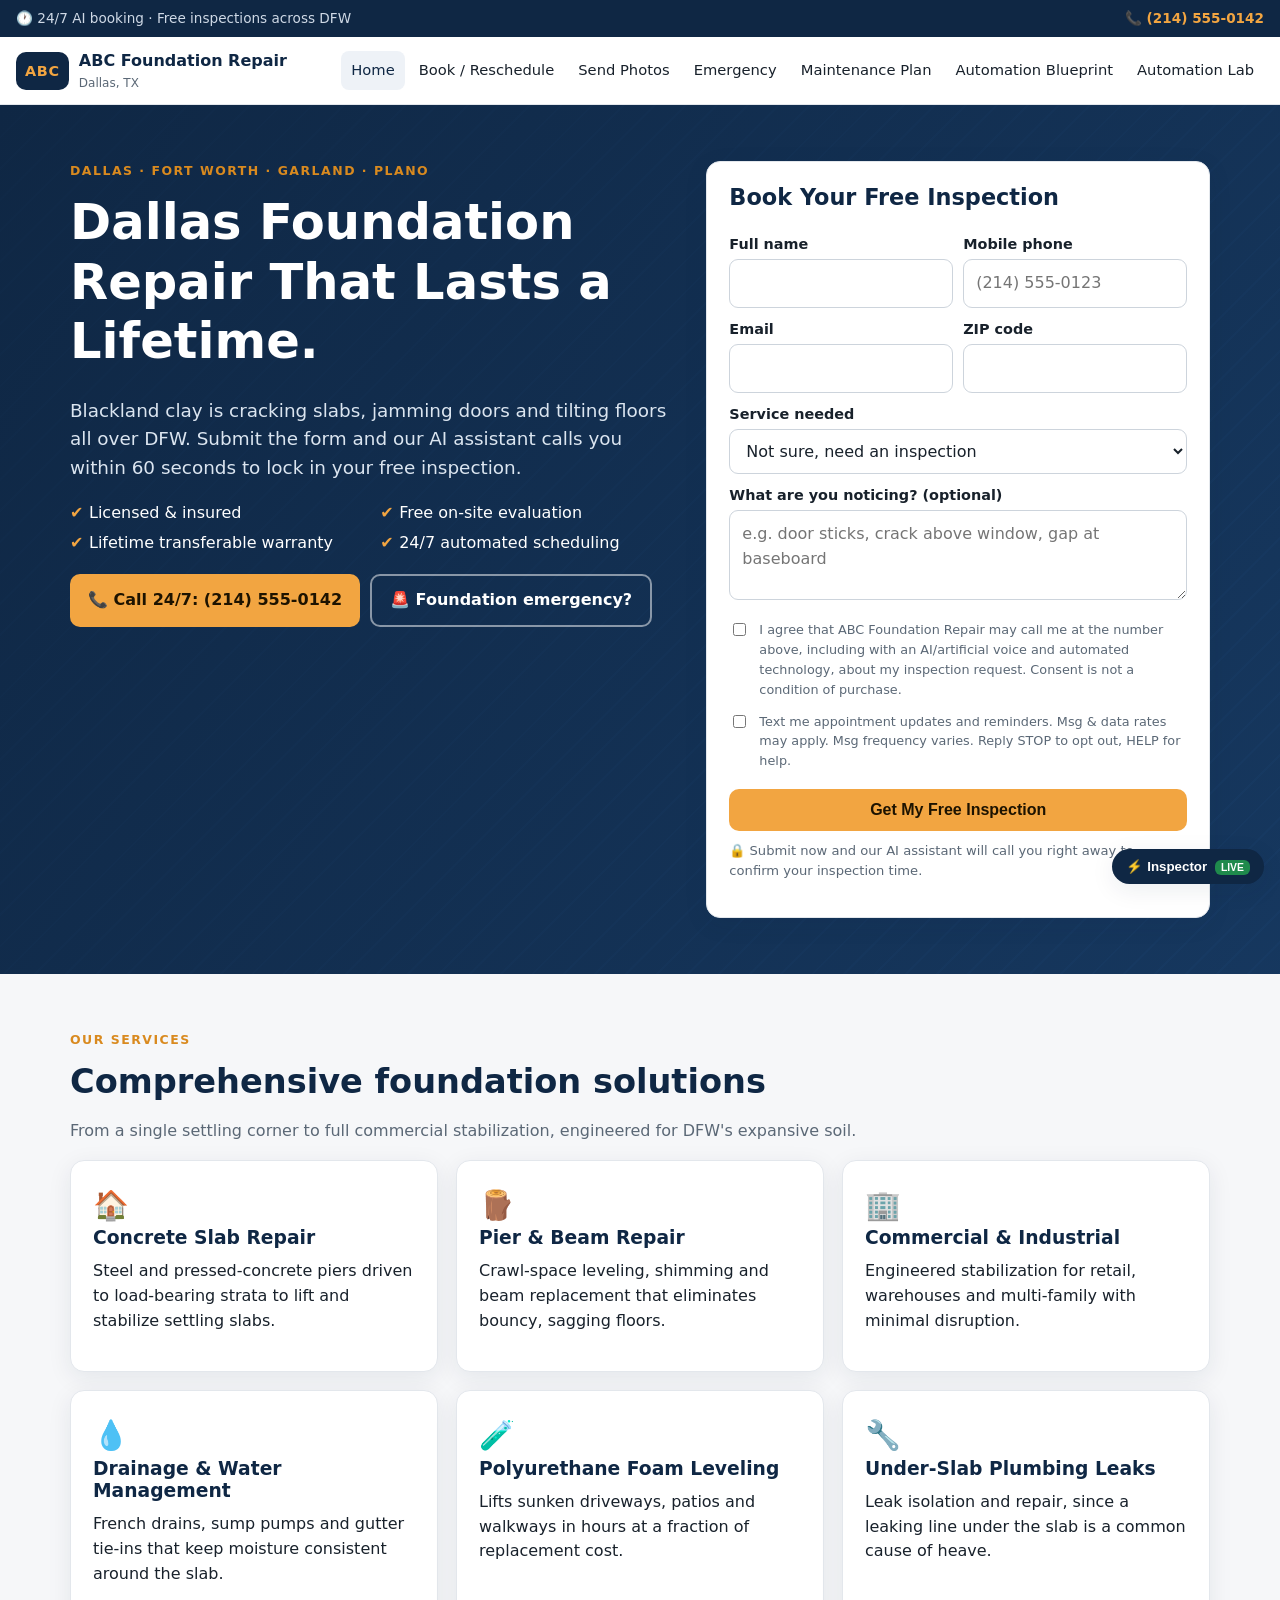
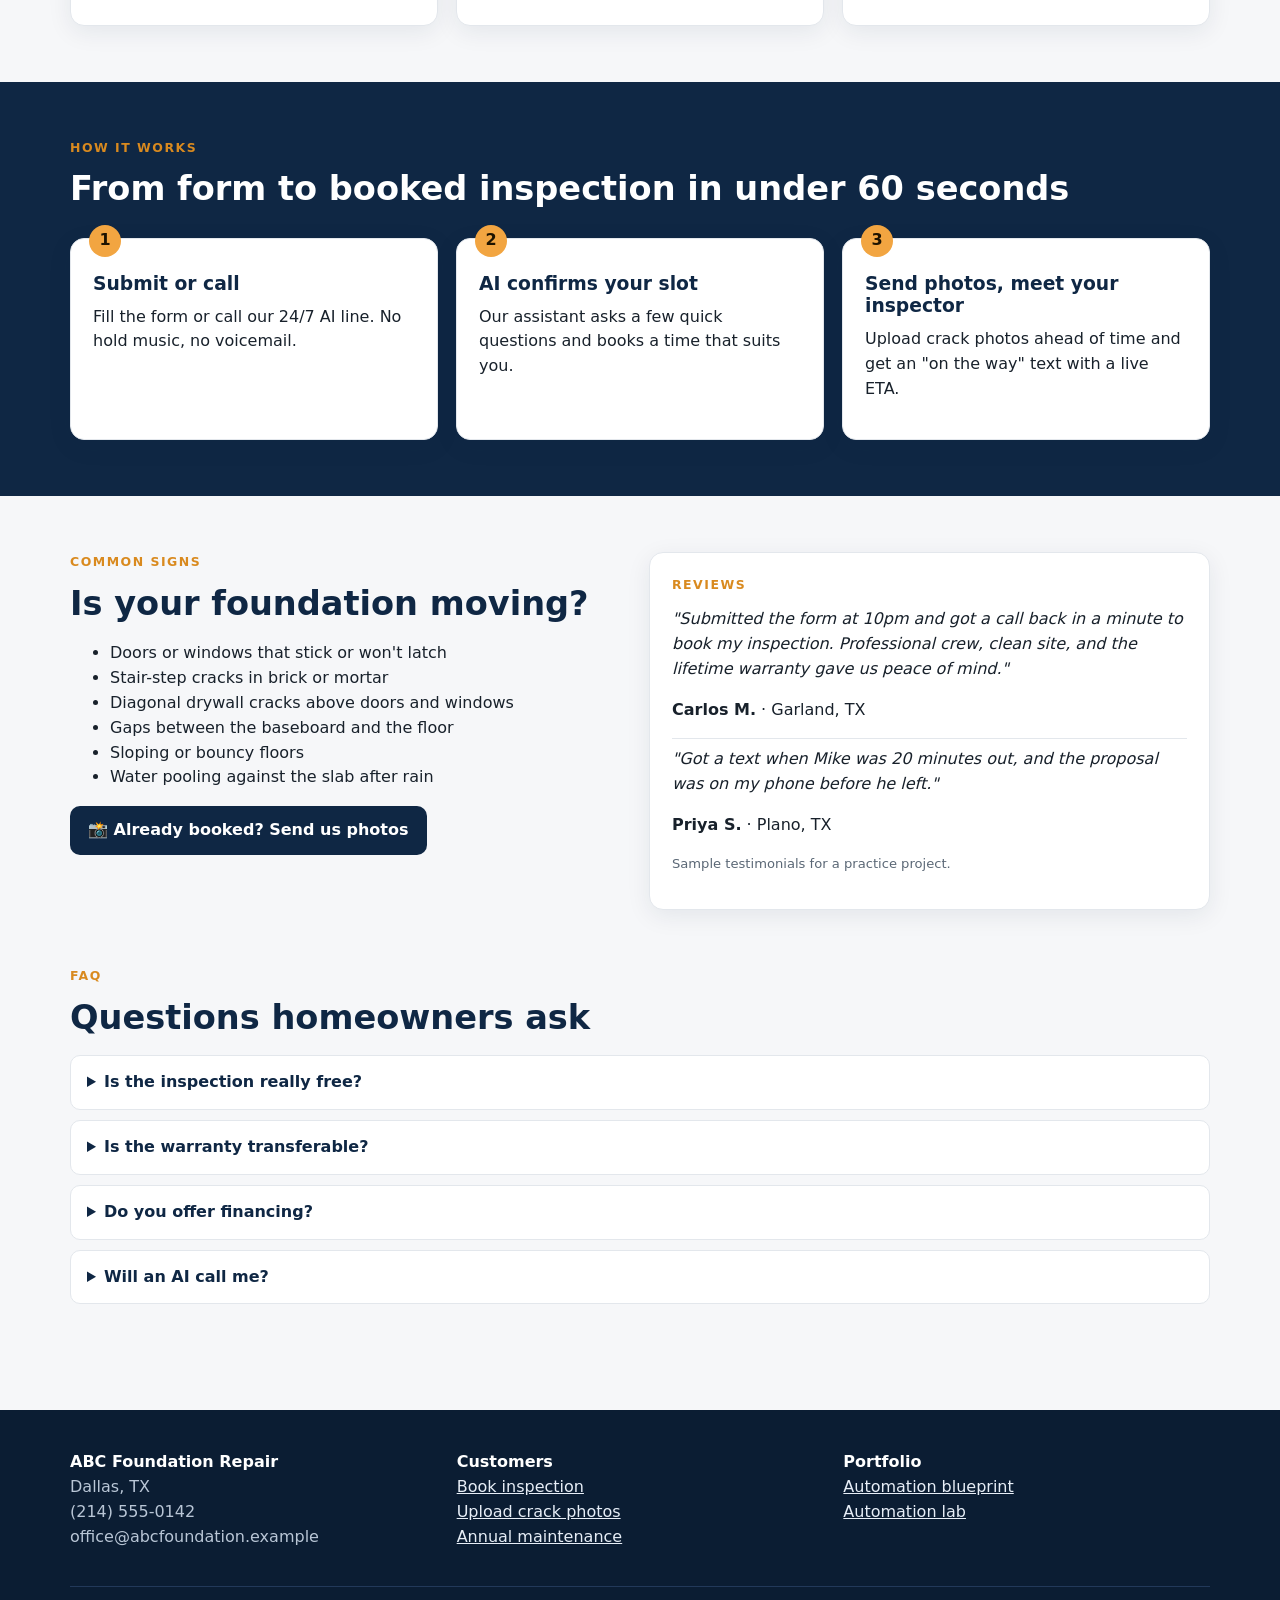
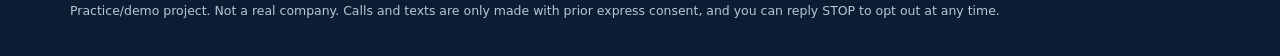
<file: website/index.html>
<!doctype html>
<html lang="en">
<head>
  <meta charset="utf-8">
  <meta name="viewport" content="width=device-width, initial-scale=1">
  <title>Dallas Foundation Repair | Free Inspection | ABC Foundation Repair</title>
  <meta name="description" content="Dallas foundation repair for Blackland clay soil. Free on-site inspection, lifetime transferable warranty, 24/7 AI booking.">
  <link rel="stylesheet" href="assets/style.css">
</head>
<body>
<header id="site-header"></header>

<!-- HERO + LEAD FORM  →  n8n webhook "abc/new-lead"  (Automation A4 → A2 → A3) -->
<section class="hero">
  <div class="container hero-grid">
    <div>
      <p class="eyebrow">Dallas · Fort Worth · Garland · Plano</p>
      <h1>Dallas Foundation Repair That Lasts a Lifetime.</h1>
      <p class="lead">Blackland clay is cracking slabs, jamming doors and tilting floors all over DFW. Submit the form and our AI assistant calls you within 60 seconds to lock in your free inspection.</p>
      <ul class="checks">
        <li>Licensed &amp; insured</li><li>Free on-site evaluation</li>
        <li>Lifetime transferable warranty</li><li>24/7 automated scheduling</li>
      </ul>
      <div class="btn-row">
        <a class="btn btn-primary" id="call-btn" href="#">📞 Call 24/7 AI line</a>
        <a class="btn btn-ghost" href="emergency.html">🚨 Foundation emergency?</a>
      </div>
    </div>

    <form class="card form-card" id="lead-form">
      <h2>Book Your Free Inspection</h2>
      <div class="row2">
        <div><label for="name">Full name</label><input id="name" name="name" required autocomplete="name"></div>
        <div><label for="phone">Mobile phone</label><input id="phone" name="phone" type="tel" required placeholder="(214) 555-0123" autocomplete="tel"></div>
      </div>
      <div class="row2">
        <div><label for="email">Email</label><input id="email" name="email" type="email" autocomplete="email"></div>
        <div><label for="zip">ZIP code</label><input id="zip" name="zip" inputmode="numeric" maxlength="5" required></div>
      </div>
      <label for="service">Service needed</label>
      <select id="service" name="service">
        <option>Not sure, need an inspection</option>
        <option>Concrete Slab Foundation Repair</option>
        <option>Pier &amp; Beam Foundation Repair</option>
        <option>Commercial &amp; Industrial Repair</option>
        <option>Drainage &amp; Water Management</option>
        <option>Polyurethane Foam Leveling</option>
        <option>Under-Slab Plumbing Leak Repair</option>
        <option>Soil Injection &amp; Moisture Control</option>
      </select>
      <label for="message">What are you noticing? (optional)</label>
      <textarea id="message" name="message" placeholder="e.g. door sticks, crack above window, gap at baseboard"></textarea>

      <!-- Consent is REQUIRED before an AI-voice outbound call (FCC 24-17, TCPA). Keep the checkbox unticked by default. -->
      <label class="consent"><input type="checkbox" name="consent_ai_call" required>
        <span>I agree that ABC Foundation Repair may call me at the number above, including with an AI/artificial voice and automated technology, about my inspection request. Consent is not a condition of purchase.</span></label>
      <label class="consent"><input type="checkbox" name="consent_sms">
        <span>Text me appointment updates and reminders. Msg &amp; data rates may apply. Msg frequency varies. Reply STOP to opt out, HELP for help.</span></label>
      <input type="hidden" name="source" value="website-hero-form">
      <button class="btn btn-primary" type="submit" style="width:100%;margin-top:14px">Get My Free Inspection</button>
      <div class="form-msg" role="status"></div>
      <p class="note">🔒 Submit now and our AI assistant will call you right away to confirm your inspection time.</p>
    </form>
  </div>
</section>

<section id="services">
  <div class="container">
    <p class="eyebrow">Our services</p>
    <h2>Comprehensive foundation solutions</h2>
    <p class="muted">From a single settling corner to full commercial stabilization, engineered for DFW's expansive soil.</p>
    <div class="grid-3">
      <div class="card svc"><div class="icon">🏠</div><h3>Concrete Slab Repair</h3><p>Steel and pressed-concrete piers driven to load-bearing strata to lift and stabilize settling slabs.</p></div>
      <div class="card svc"><div class="icon">🪵</div><h3>Pier &amp; Beam Repair</h3><p>Crawl-space leveling, shimming and beam replacement that eliminates bouncy, sagging floors.</p></div>
      <div class="card svc"><div class="icon">🏢</div><h3>Commercial &amp; Industrial</h3><p>Engineered stabilization for retail, warehouses and multi-family with minimal disruption.</p></div>
      <div class="card svc"><div class="icon">💧</div><h3>Drainage &amp; Water Management</h3><p>French drains, sump pumps and gutter tie-ins that keep moisture consistent around the slab.</p></div>
      <div class="card svc"><div class="icon">🧪</div><h3>Polyurethane Foam Leveling</h3><p>Lifts sunken driveways, patios and walkways in hours at a fraction of replacement cost.</p></div>
      <div class="card svc"><div class="icon">🔧</div><h3>Under-Slab Plumbing Leaks</h3><p>Leak isolation and repair, since a leaking line under the slab is a common cause of heave.</p></div>
    </div>
  </div>
</section>

<section class="band" id="how">
  <div class="container">
    <p class="eyebrow">How it works</p>
    <h2>From form to booked inspection in under 60 seconds</h2>
    <div class="grid-3 steps" style="margin-top:28px">
      <div class="card"><h3>Submit or call</h3><p>Fill the form or call our 24/7 AI line. No hold music, no voicemail.</p></div>
      <div class="card"><h3>AI confirms your slot</h3><p>Our assistant asks a few quick questions and books a time that suits you.</p></div>
      <div class="card"><h3>Send photos, meet your inspector</h3><p>Upload crack photos ahead of time and get an "on the way" text with a live ETA.</p></div>
    </div>
  </div>
</section>

<section id="signs">
  <div class="container grid-2">
    <div>
      <p class="eyebrow">Common signs</p>
      <h2>Is your foundation moving?</h2>
      <ul>
        <li>Doors or windows that stick or won't latch</li>
        <li>Stair-step cracks in brick or mortar</li>
        <li>Diagonal drywall cracks above doors and windows</li>
        <li>Gaps between the baseboard and the floor</li>
        <li>Sloping or bouncy floors</li>
        <li>Water pooling against the slab after rain</li>
      </ul>
      <a class="btn btn-dark" href="upload.html">📸 Already booked? Send us photos</a>
    </div>
    <div class="card">
      <p class="eyebrow">Reviews</p>
      <p class="quote">"Submitted the form at 10pm and got a call back in a minute to book my inspection. Professional crew, clean site, and the lifetime warranty gave us peace of mind."</p>
      <p><strong>Carlos M.</strong> · Garland, TX</p>
      <hr style="border:0;border-top:1px solid var(--line)">
      <p class="quote">"Got a text when Mike was 20 minutes out, and the proposal was on my phone before he left."</p>
      <p><strong>Priya S.</strong> · Plano, TX</p>
      <p class="note">Sample testimonials for a practice project.</p>
    </div>
  </div>
</section>

<section id="faq" style="padding-top:0">
  <div class="container">
    <p class="eyebrow">FAQ</p>
    <h2>Questions homeowners ask</h2>
    <details><summary>Is the inspection really free?</summary><p>Yes. The on-site evaluation and written estimate are free with no obligation.</p></details>
    <details><summary>Is the warranty transferable?</summary><p>Yes. The lifetime warranty transfers to the next owner, and you receive a numbered certificate by email when the job is paid.</p></details>
    <details><summary>Do you offer financing?</summary><p>Ask your estimator, or tap "Ask about financing" on your proposal. Approval and terms come from our lending partner.</p></details>
    <details><summary>Will an AI call me?</summary><p>Only if you ticked the consent box. The assistant says it is an AI, and you can ask for a human or say "stop calling" at any time.</p></details>
  </div>
</section>

<footer id="site-footer"></footer>

<script src="assets/config.js"></script>
<script src="assets/app.js"></script>
<script>
  const B = ABC_CONFIG.BUSINESS;
  const call = document.getElementById("call-btn");
  call.href = "tel:" + B.phoneE164; call.textContent = "📞 Call 24/7: " + B.phoneDisplay;

  ABC.bindForm("lead-form", "newLead", {
    success: "✅ Got it! Our AI assistant is calling you now. Keep your phone nearby.",
    transform: d => ({ ...d, zip: (d.zip || "").trim(), leadType: "inspection_request" })
  });
</script>
</body>
</html>
</file>
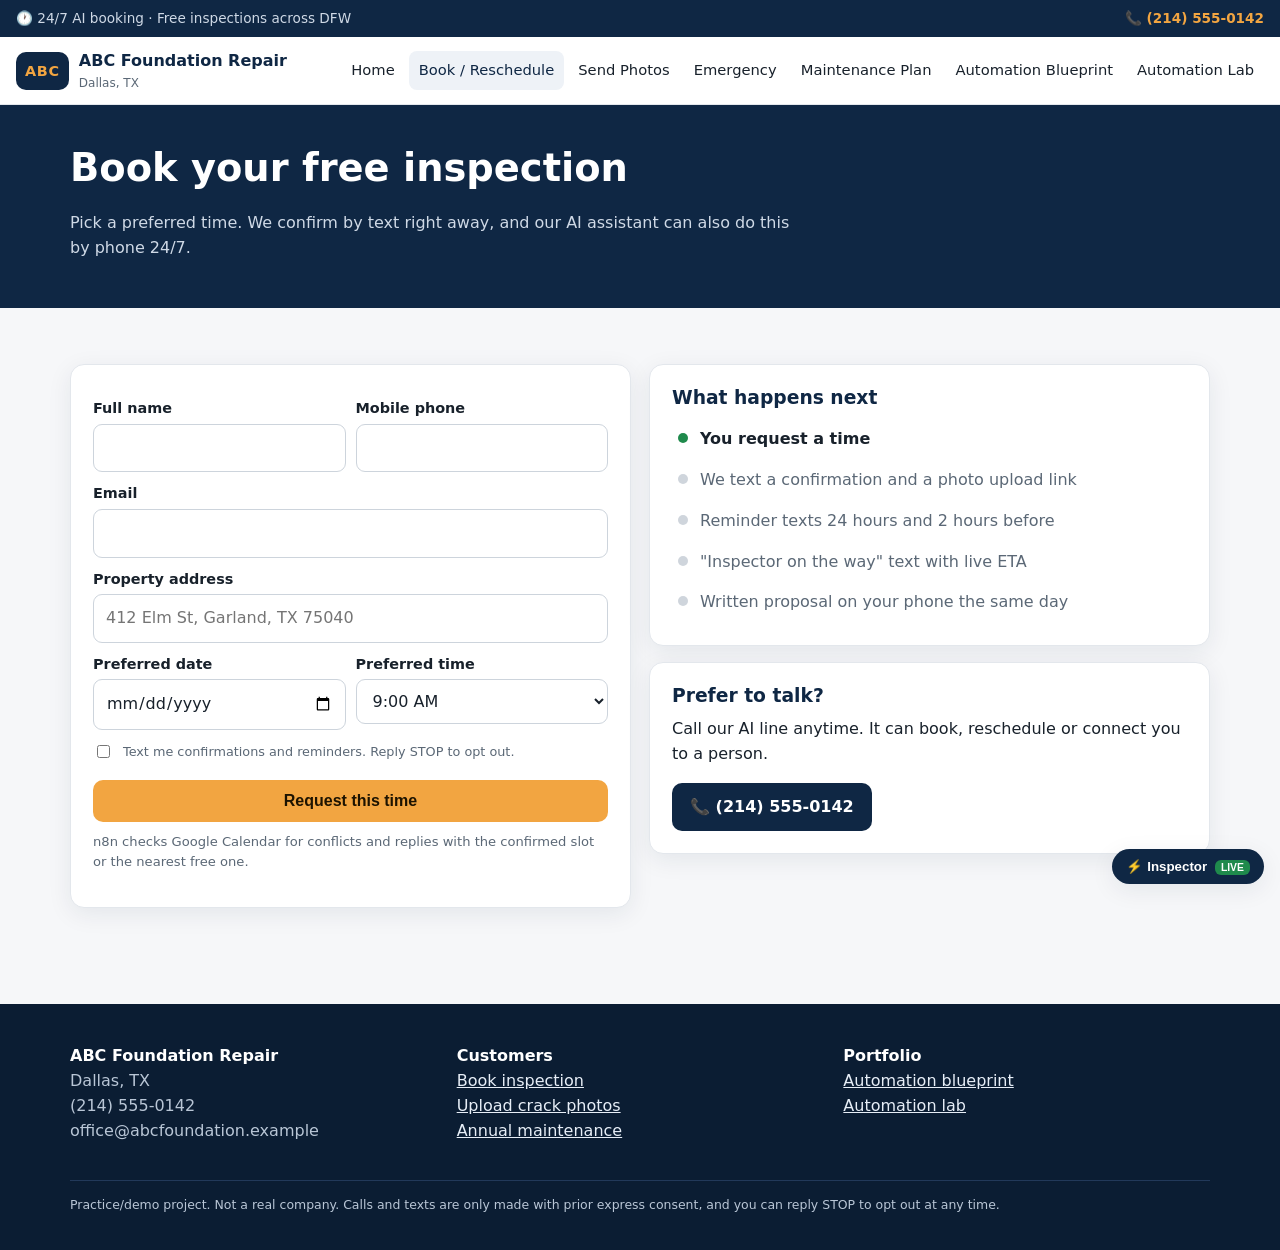
<file: website/book.html>
<!doctype html>
<html lang="en">
<head>
  <meta charset="utf-8"><meta name="viewport" content="width=device-width, initial-scale=1">
  <title>Book or Reschedule | ABC Foundation Repair</title>
  <link rel="stylesheet" href="assets/style.css">
</head>
<body>
<header id="site-header"></header>
<div class="page-head"><div class="container">
  <h1 id="title">Book your free inspection</h1>
  <p id="sub">Pick a preferred time. We confirm by text right away, and our AI assistant can also do this by phone 24/7.</p>
</div></div>

<!-- Automation A3 (book) and B3 (reschedule) → n8n webhook "abc/appointment" -->
<section><div class="container grid-2">
  <form class="card form-card" id="appt-form">
    <input type="hidden" name="action" id="action" value="book">
    <input type="hidden" name="appointmentId" id="appointmentId">
    <div class="row2">
      <div><label>Full name</label><input name="name" required></div>
      <div><label>Mobile phone</label><input name="phone" type="tel" required></div>
    </div>
    <label>Email</label><input name="email" type="email">
    <label id="addr-label">Property address</label><input name="address" id="address" required placeholder="412 Elm St, Garland, TX 75040">
    <div class="row2">
      <div><label>Preferred date</label><input name="date" id="date" type="date" required></div>
      <div><label>Preferred time</label>
        <select name="time" required>
          <option value="09:00">9:00 AM</option><option value="10:00">10:00 AM</option><option value="11:00">11:00 AM</option>
          <option value="13:00">1:00 PM</option><option value="14:00">2:00 PM</option><option value="15:00">3:00 PM</option><option value="16:00">4:00 PM</option>
        </select></div>
    </div>
    <div id="reason-wrap" hidden><label>Reason for rescheduling (optional)</label><input name="reason"></div>
    <label class="consent"><input type="checkbox" name="consent_sms"><span>Text me confirmations and reminders. Reply STOP to opt out.</span></label>
    <button class="btn btn-primary" type="submit" style="width:100%;margin-top:14px" id="submit">Request this time</button>
    <div class="form-msg" role="status"></div>
    <p class="note">n8n checks Google Calendar for conflicts and replies with the confirmed slot or the nearest free one.</p>
  </form>
  <div>
    <div class="card">
      <h3>What happens next</h3>
      <ul class="timeline">
        <li class="done">You request a time</li>
        <li>We text a confirmation and a photo upload link</li>
        <li>Reminder texts 24 hours and 2 hours before</li>
        <li>"Inspector on the way" text with live ETA</li>
        <li>Written proposal on your phone the same day</li>
      </ul>
    </div>
    <div class="card" style="margin-top:16px"><h3>Prefer to talk?</h3><p>Call our AI line anytime. It can book, reschedule or connect you to a person.</p><a class="btn btn-dark" id="call">📞 Call</a></div>
  </div>
</div></section>
<footer id="site-footer"></footer>
<script src="assets/config.js"></script><script src="assets/app.js"></script>
<script>
  const B = ABC_CONFIG.BUSINESS;
  const call = document.getElementById("call"); call.href = "tel:" + B.phoneE164; call.textContent = "📞 " + B.phoneDisplay;
  const appt = ABC.qs("appt");
  const d = new Date(); d.setDate(d.getDate() + 1);
  document.getElementById("date").min = d.toISOString().slice(0, 10);
  if (appt) { // reschedule mode: SMS link = book.html?appt=APT-2041
    document.getElementById("action").value = "reschedule";
    document.getElementById("appointmentId").value = appt;
    document.getElementById("title").textContent = "Reschedule appointment " + appt;
    document.getElementById("sub").textContent = "Choose a new time. Your old slot is released once we confirm.";
    document.getElementById("reason-wrap").hidden = false;
    document.getElementById("address").required = false;
    document.getElementById("submit").textContent = "Request new time";
  }
  ABC.bindForm("appt-form", "appointment", {
    success: "✅ Request received. Watch for a confirmation text.",
    transform: x => {
      const slotStart = `${x.date}T${x.time}:00`;          // local wall-clock time
      const out = { ...x, timezone: B.timezone };
      if (x.action === "reschedule") out.newSlotStart = slotStart; else out.slotStart = slotStart;
      delete out.date; delete out.time;
      return out;
    }
  });
</script>
</body>
</html>
</file>
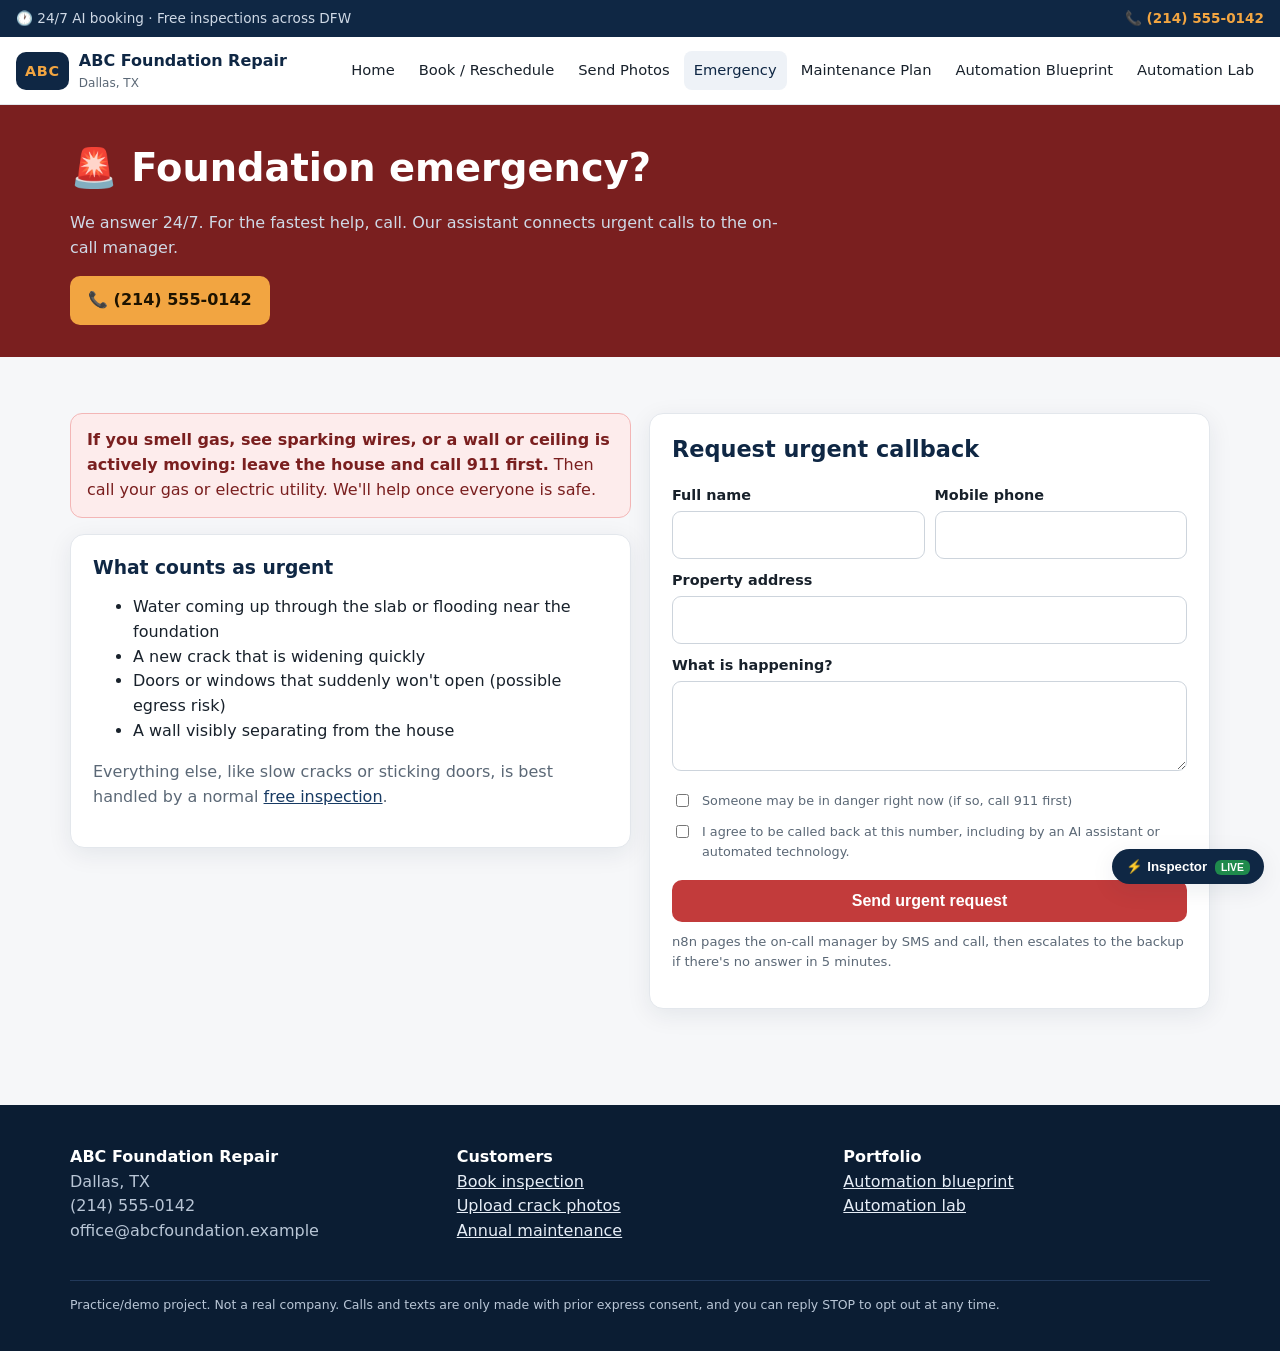
<file: website/emergency.html>
<!doctype html>
<html lang="en">
<head>
  <meta charset="utf-8"><meta name="viewport" content="width=device-width, initial-scale=1">
  <title>Foundation Emergency | ABC Foundation Repair</title>
  <link rel="stylesheet" href="assets/style.css">
</head>
<body>
<header id="site-header"></header>
<div class="page-head" style="background:#7a1f1f"><div class="container">
  <h1>🚨 Foundation emergency?</h1>
  <p>We answer 24/7. For the fastest help, call. Our assistant connects urgent calls to the on-call manager.</p>
  <a class="btn btn-primary" id="call">📞 Call now</a>
</div></div>

<!-- Automation A6 → n8n webhook "abc/emergency" -->
<section><div class="container grid-2">
  <div>
    <div class="alert alert-red">
      <strong>If you smell gas, see sparking wires, or a wall or ceiling is actively moving: leave the house and call 911 first.</strong>
      Then call your gas or electric utility. We'll help once everyone is safe.
    </div>
    <div class="card" style="margin-top:16px">
      <h3>What counts as urgent</h3>
      <ul>
        <li>Water coming up through the slab or flooding near the foundation</li>
        <li>A new crack that is widening quickly</li>
        <li>Doors or windows that suddenly won't open (possible egress risk)</li>
        <li>A wall visibly separating from the house</li>
      </ul>
      <p class="muted">Everything else, like slow cracks or sticking doors, is best handled by a normal <a href="book.html">free inspection</a>.</p>
    </div>
  </div>
  <form class="card form-card" id="emg-form">
    <h2>Request urgent callback</h2>
    <div class="row2">
      <div><label>Full name</label><input name="name" required></div>
      <div><label>Mobile phone</label><input name="phone" type="tel" required></div>
    </div>
    <label>Property address</label><input name="address" required>
    <label>What is happening?</label><textarea name="issue" required></textarea>
    <label class="consent"><input type="checkbox" name="danger"><span>Someone may be in danger right now (if so, call 911 first)</span></label>
    <label class="consent"><input type="checkbox" name="consent_ai_call" required><span>I agree to be called back at this number, including by an AI assistant or automated technology.</span></label>
    <button class="btn btn-danger" type="submit" style="width:100%;margin-top:14px">Send urgent request</button>
    <div class="form-msg" role="status"></div>
    <p class="note">n8n pages the on-call manager by SMS and call, then escalates to the backup if there's no answer in 5 minutes.</p>
  </form>
</div></section>
<footer id="site-footer"></footer>
<script src="assets/config.js"></script><script src="assets/app.js"></script>
<script>
  const B = ABC_CONFIG.BUSINESS; const c = document.getElementById("call"); c.href = "tel:" + B.phoneE164; c.textContent = "📞 " + B.phoneDisplay;
  ABC.bindForm("emg-form", "emergency", {
    success: "✅ Urgent request sent. The on-call manager is being paged now.",
    transform: d => ({ ...d, priority: d.danger ? "P0" : "P1", source: "website-emergency" })
  });
</script>
</body>
</html>
</file>
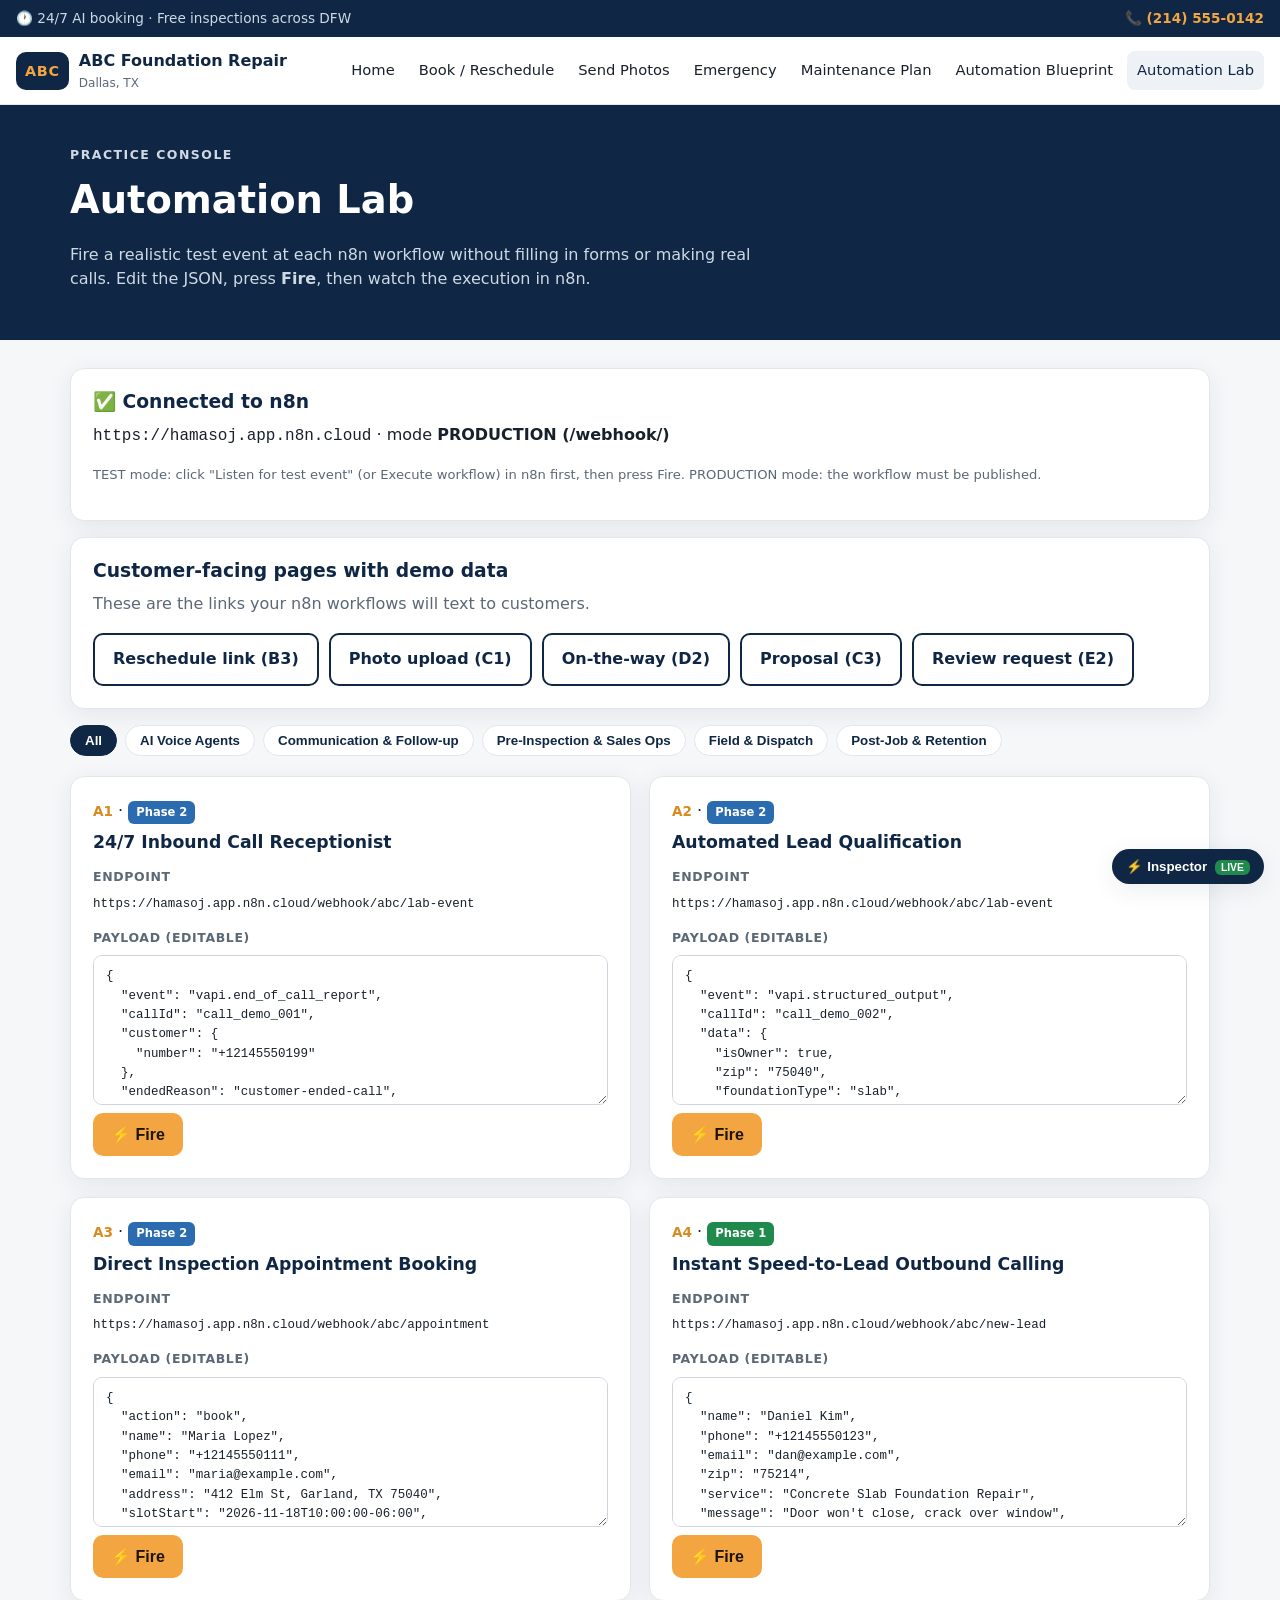
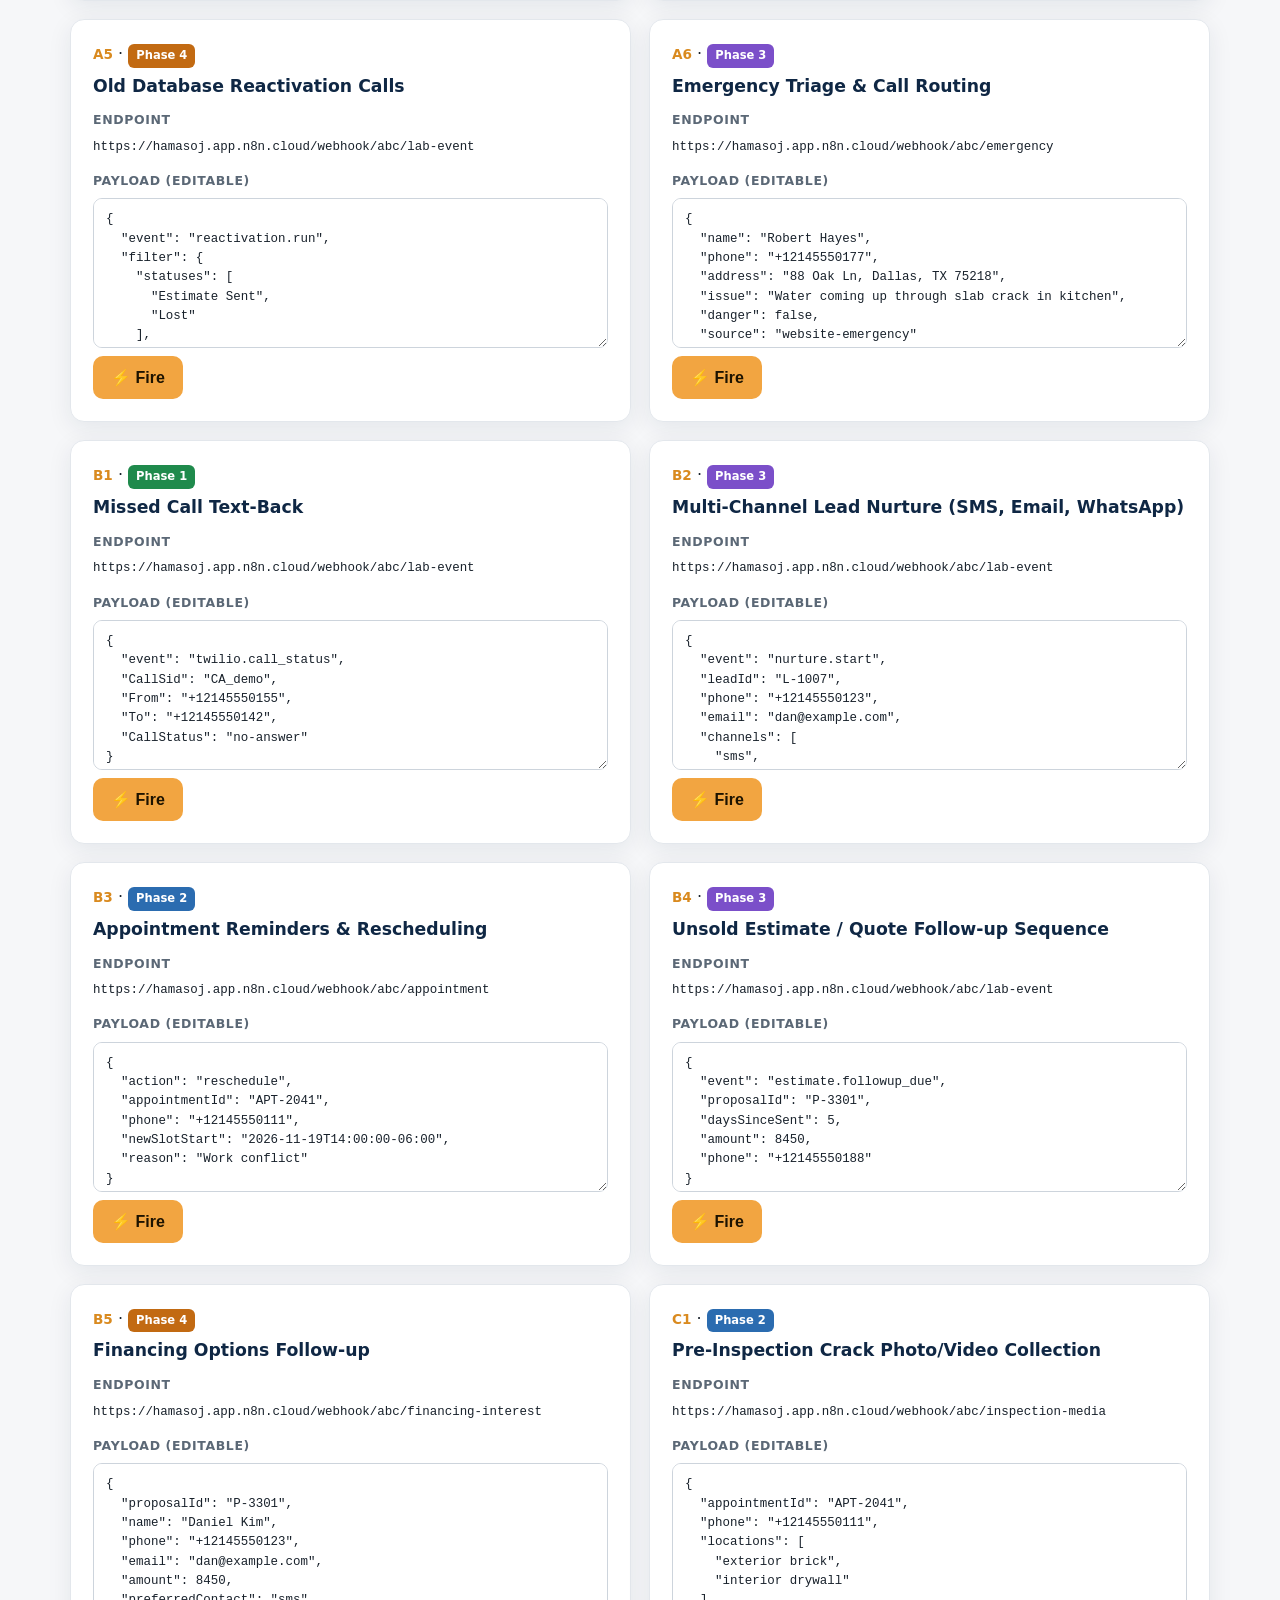
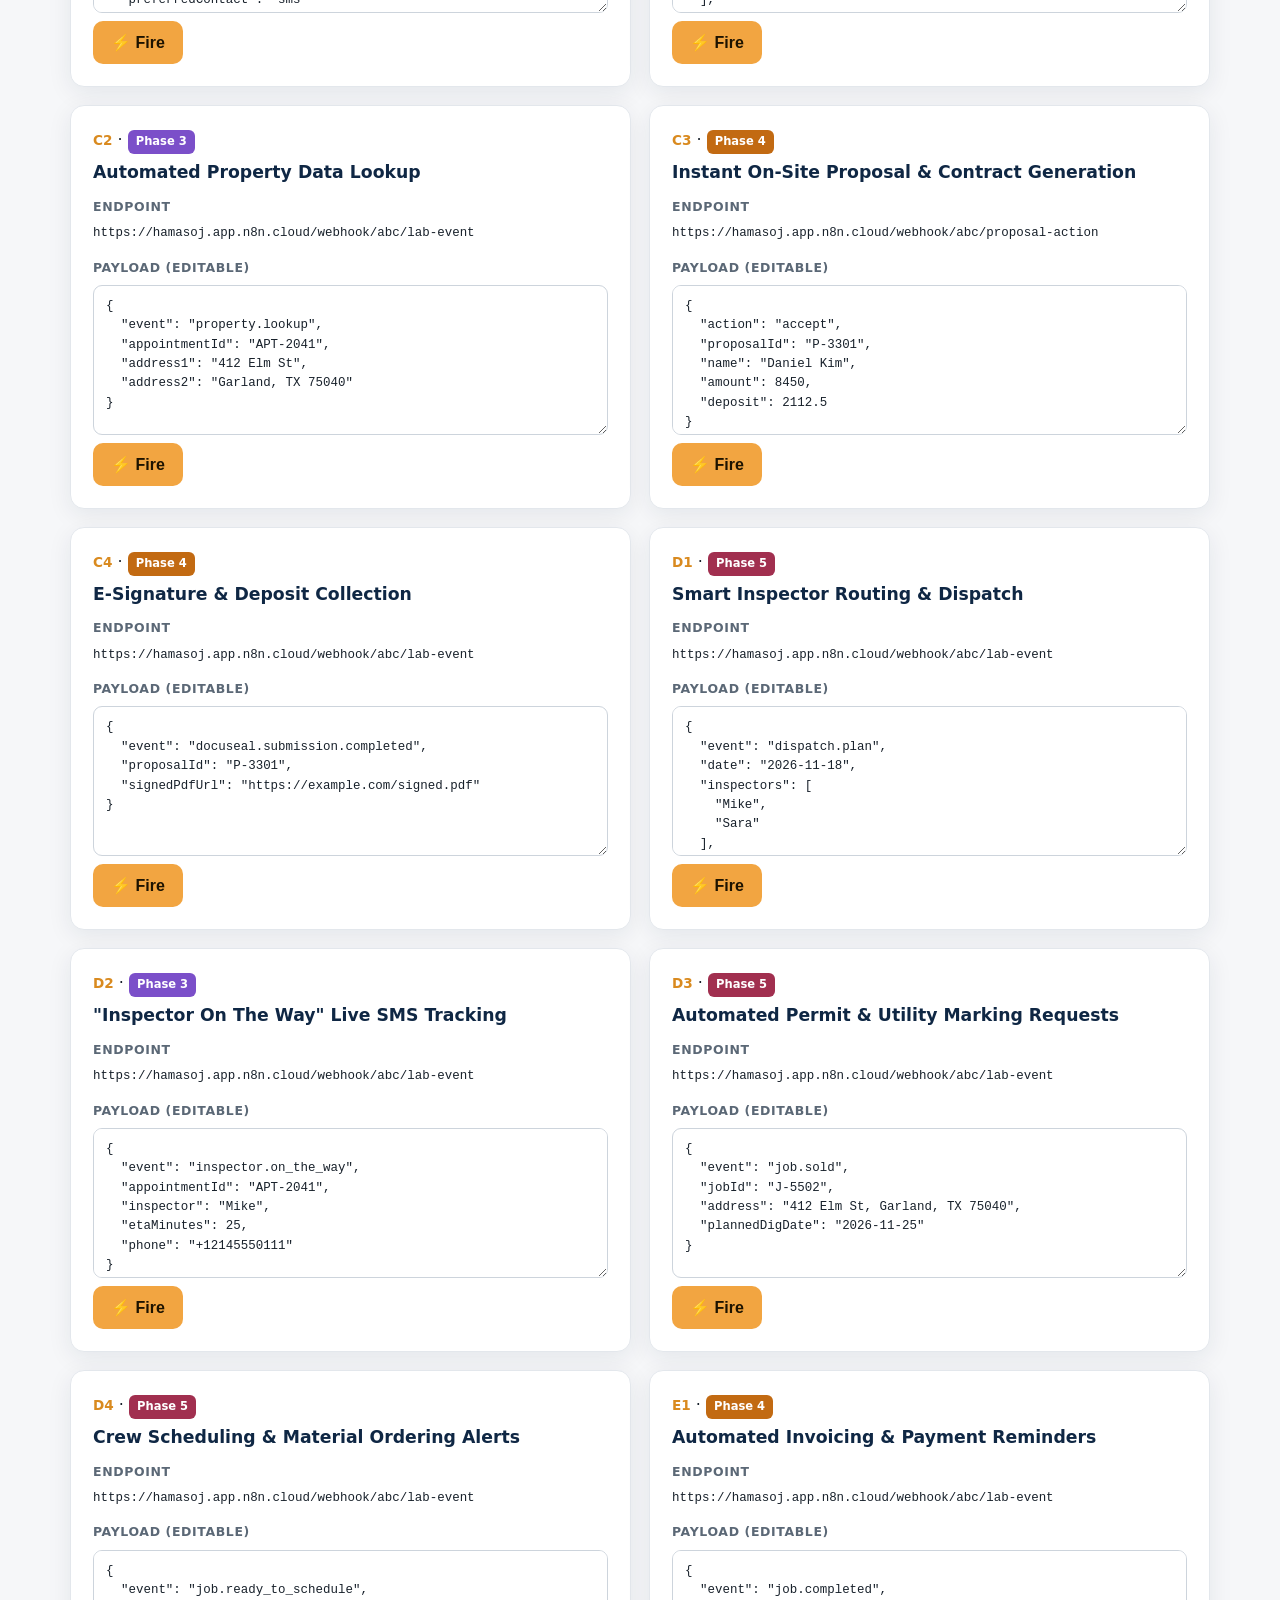
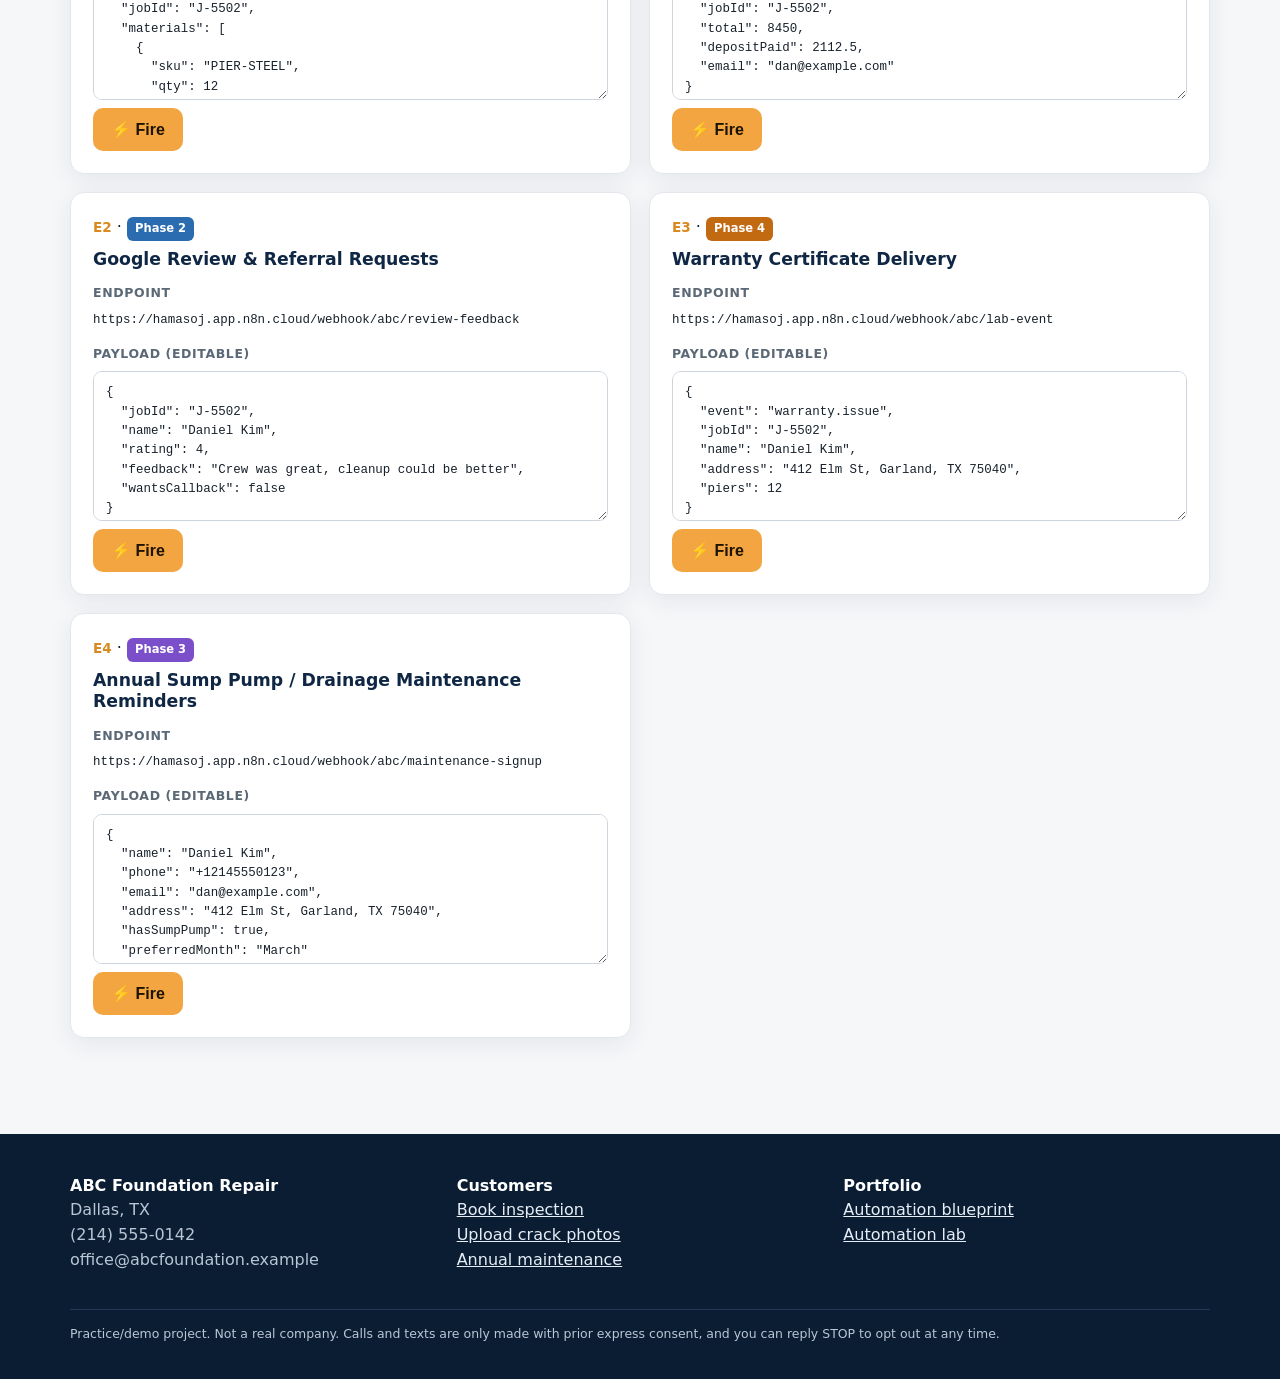
<file: website/lab.html>
<!doctype html>
<html lang="en">
<head>
  <meta charset="utf-8"><meta name="viewport" content="width=device-width, initial-scale=1">
  <title>Automation Lab | ABC Foundation Repair</title>
  <link rel="stylesheet" href="assets/style.css">
</head>
<body>
<header id="site-header"></header>
<div class="page-head"><div class="container">
  <p class="eyebrow">Practice console</p>
  <h1>Automation Lab</h1>
  <p>Fire a realistic test event at each n8n workflow without filling in forms or making real calls. Edit the JSON, press <b>Fire</b>, then watch the execution in n8n.</p>
</div></div>
<section style="padding-top:28px"><div class="container">
  <div class="card" id="conn"></div>
  <div class="card" style="margin-top:16px">
    <h3>Customer-facing pages with demo data</h3>
    <p class="muted">These are the links your n8n workflows will text to customers.</p>
    <div class="btn-row">
      <a class="btn btn-outline" href="book.html?appt=APT-2041">Reschedule link (B3)</a>
      <a class="btn btn-outline" href="upload.html?appt=APT-2041">Photo upload (C1)</a>
      <a class="btn btn-outline" href="track.html?name=Mike&eta=25&status=on_the_way&appt=APT-2041">On-the-way (D2)</a>
      <a class="btn btn-outline" href="proposal.html?id=P-3301&name=Daniel%20Kim&addr=412%20Elm%20St%2C%20Garland%2C%20TX&items=Steel%20push%20piers|12|595;Drainage%20correction|1|1310&deposit=25">Proposal (C3)</a>
      <a class="btn btn-outline" href="review.html?job=J-5502&name=Daniel">Review request (E2)</a>
    </div>
  </div>
  <div class="filters" id="filters"></div>
  <div class="grid-2" id="lab"></div>
</div></section>
<footer id="site-footer"></footer>
<script src="assets/config.js"></script><script src="assets/automations.js"></script><script src="assets/app.js"></script>
<script>
  const C = ABC_CONFIG, A = ABC_AUTOMATIONS, e = ABC.escapeHtml;
  document.getElementById("conn").innerHTML = C.N8N_BASE_URL
    ? `<h3>✅ Connected to n8n</h3><p><code>${e(C.N8N_BASE_URL)}</code> · mode <b>${C.USE_TEST_URL ? "TEST (/webhook-test/)" : "PRODUCTION (/webhook/)"}</b></p>
       <p class="note">TEST mode: click "Listen for test event" (or Execute workflow) in n8n first, then press Fire. PRODUCTION mode: the workflow must be published.</p>`
    : `<h3>🟣 Demo mode</h3><p>No n8n URL set yet, so events are only shown in the ⚡ Inspector. Open <code>website/assets/config.js</code> and set <code>N8N_BASE_URL</code>.</p>`;
  const cats = ["All", ...new Set(A.map(a => a.cat))]; let cur = "All";
  function draw() {
    document.getElementById("filters").innerHTML = cats.map(c => `<button class="${c === cur ? "on" : ""}" data-c="${e(c)}">${e(c)}</button>`).join("");
    document.querySelectorAll("#filters button").forEach(b => b.onclick = () => { cur = b.dataset.c; draw(); });
    document.getElementById("lab").innerHTML = A.filter(a => cur === "All" || a.cat === cur).map(a => `
      <article class="card auto-card">
        <div><span class="id">${a.id}</span> · <span class="phase phase-${a.phase}">Phase ${a.phase}</span></div>
        <h3>${e(a.title)}</h3>
        <div class="k">Endpoint</div><code style="font-size:.78rem;word-break:break-all">${e(ABC.webhookUrl(a.webhook))}</code>
        <div class="k">Payload (editable)</div>
        <textarea id="p-${a.id}" style="font-family:ui-monospace,monospace;font-size:.78rem;min-height:150px">${e(JSON.stringify(a.sample, null, 2))}</textarea>
        <div class="btn-row"><button class="btn btn-primary" data-fire="${a.id}">⚡ Fire</button><span class="form-msg" id="s-${a.id}"></span></div>
      </article>`).join("");
    document.querySelectorAll("[data-fire]").forEach(b => b.onclick = async () => {
      const a = A.find(x => x.id === b.dataset.fire), s = document.getElementById("s-" + a.id);
      let payload; try { payload = JSON.parse(document.getElementById("p-" + a.id).value); } catch (err) { s.textContent = "Invalid JSON"; s.className = "form-msg err"; return; }
      b.disabled = true;
      const r = await ABC.send(a.webhook, { automation: a.id, test: true, ...payload });
      b.disabled = false;
      s.textContent = r.demo ? "Shown in Inspector (demo)" : r.ok ? `Sent ✓ (HTTP ${r.status})` : "Failed, see Inspector";
      s.className = "form-msg " + (r.ok ? "ok" : "err");
    });
  }
  draw();
</script>
</body>
</html>
</file>
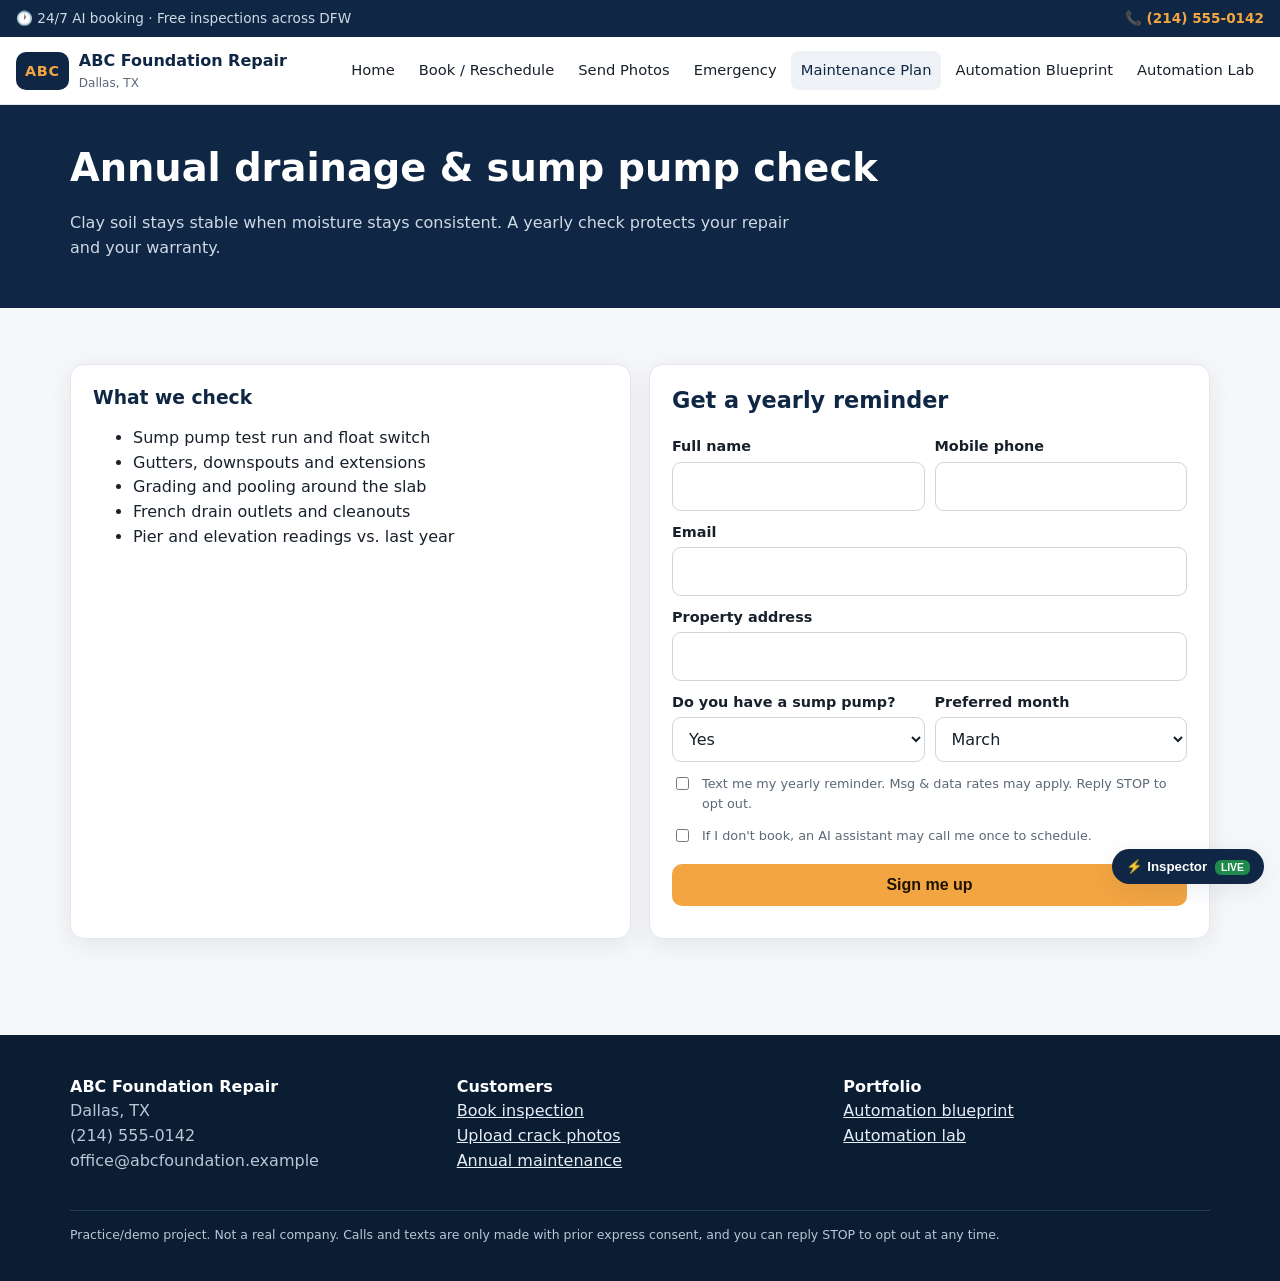
<file: website/maintenance.html>
<!doctype html>
<html lang="en">
<head>
  <meta charset="utf-8"><meta name="viewport" content="width=device-width, initial-scale=1">
  <title>Annual Drainage & Sump Pump Check | ABC Foundation Repair</title>
  <link rel="stylesheet" href="assets/style.css">
</head>
<body>
<header id="site-header"></header>
<!-- Automation E4 → n8n webhook "abc/maintenance-signup". n8n's daily schedule sends reminders 14 days before the anniversary. -->
<div class="page-head"><div class="container"><h1>Annual drainage &amp; sump pump check</h1><p>Clay soil stays stable when moisture stays consistent. A yearly check protects your repair and your warranty.</p></div></div>
<section><div class="container grid-2">
  <div class="card">
    <h3>What we check</h3>
    <ul><li>Sump pump test run and float switch</li><li>Gutters, downspouts and extensions</li><li>Grading and pooling around the slab</li><li>French drain outlets and cleanouts</li><li>Pier and elevation readings vs. last year</li></ul>
  </div>
  <form class="card form-card" id="m-form">
    <h2>Get a yearly reminder</h2>
    <div class="row2"><div><label>Full name</label><input name="name" required></div><div><label>Mobile phone</label><input name="phone" type="tel" required></div></div>
    <label>Email</label><input name="email" type="email">
    <label>Property address</label><input name="address" required>
    <div class="row2">
      <div><label>Do you have a sump pump?</label><select name="hasSumpPump"><option value="true">Yes</option><option value="false">No</option><option value="unknown">Not sure</option></select></div>
      <div><label>Preferred month</label><select name="preferredMonth">
        <option>January</option><option>February</option><option selected>March</option><option>April</option><option>May</option><option>June</option>
        <option>July</option><option>August</option><option>September</option><option>October</option><option>November</option><option>December</option></select></div>
    </div>
    <label class="consent"><input type="checkbox" name="consent_sms" required><span>Text me my yearly reminder. Msg &amp; data rates may apply. Reply STOP to opt out.</span></label>
    <label class="consent"><input type="checkbox" name="consent_ai_call"><span>If I don't book, an AI assistant may call me once to schedule.</span></label>
    <button class="btn btn-primary" type="submit" style="width:100%;margin-top:14px">Sign me up</button>
    <div class="form-msg" role="status"></div>
  </form>
</div></section>
<footer id="site-footer"></footer>
<script src="assets/config.js"></script><script src="assets/app.js"></script>
<script>
  ABC.bindForm("m-form", "maintenance", { success: "✅ You're on the list. We'll text you 2 weeks before your check.",
    transform: d => ({ ...d, hasSumpPump: d.hasSumpPump === "unknown" ? null : d.hasSumpPump === "true", maintenance_opt_in: true }) });
</script>
</body>
</html>
</file>
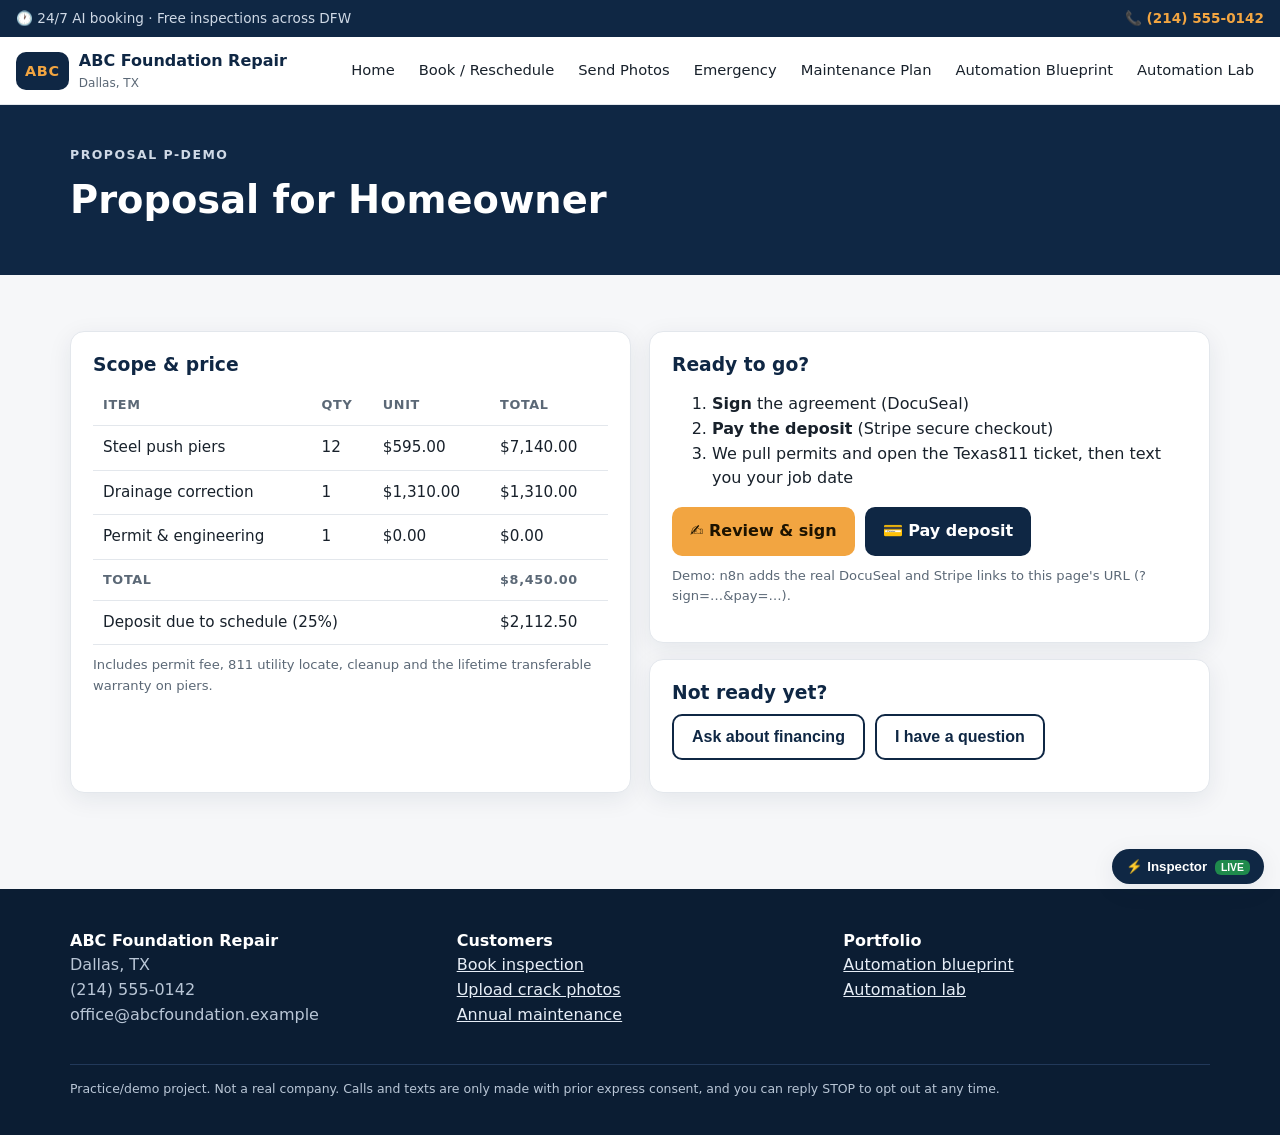
<file: website/proposal.html>
<!doctype html>
<html lang="en">
<head>
  <meta charset="utf-8"><meta name="viewport" content="width=device-width, initial-scale=1">
  <title>Your Proposal | ABC Foundation Repair</title>
  <link rel="stylesheet" href="assets/style.css">
</head>
<body>
<header id="site-header"></header>
<!--
  Automation C3/C4 + B5.
  n8n texts the homeowner a link like:
  proposal.html?id=P-3301&name=Daniel%20Kim&addr=412%20Elm%20St&items=Steel%20piers|12|595;Drainage%20correction|1|1310&deposit=25&sign=<DocuSeal URL>&pay=<Stripe Payment Link>
  items = name|qty|unitPrice separated by ';'
-->
<div class="page-head"><div class="container">
  <p class="eyebrow" id="pid">Proposal</p>
  <h1 id="ptitle">Foundation repair proposal</h1>
  <p id="paddr"></p>
</div></div>

<section><div class="container grid-2">
  <div class="card">
    <h3>Scope &amp; price</h3>
    <div class="table-wrap"><table>
      <thead><tr><th>Item</th><th>Qty</th><th>Unit</th><th>Total</th></tr></thead>
      <tbody id="items"></tbody>
      <tfoot><tr><th colspan="3">Total</th><th id="total"></th></tr>
             <tr><td colspan="3">Deposit due to schedule (<span id="dpct"></span>%)</td><td id="deposit"></td></tr></tfoot>
    </table></div>
    <p class="note">Includes permit fee, 811 utility locate, cleanup and the lifetime transferable warranty on piers.</p>
  </div>
  <div>
    <div class="card">
      <h3>Ready to go?</h3>
      <ol>
        <li><strong>Sign</strong> the agreement (DocuSeal)</li>
        <li><strong>Pay the deposit</strong> (Stripe secure checkout)</li>
        <li>We pull permits and open the Texas811 ticket, then text you your job date</li>
      </ol>
      <div class="btn-row">
        <a class="btn btn-primary" id="sign" target="_blank" rel="noopener">✍️ Review &amp; sign</a>
        <a class="btn btn-dark" id="pay" target="_blank" rel="noopener">💳 Pay deposit</a>
      </div>
      <p class="note" id="links-note"></p>
    </div>
    <div class="card" style="margin-top:16px">
      <h3>Not ready yet?</h3>
      <div class="btn-row">
        <button class="btn btn-outline" id="fin">Ask about financing</button>
        <button class="btn btn-outline" id="q">I have a question</button>
      </div>
      <textarea id="qtext" placeholder="Type your question…" hidden style="margin-top:10px"></textarea>
      <div class="form-msg" id="msg" role="status"></div>
    </div>
  </div>
</div></section>
<footer id="site-footer"></footer>
<script src="assets/config.js"></script><script src="assets/app.js"></script>
<script>
  const fmt = n => n.toLocaleString("en-US", { style: "currency", currency: "USD" });
  const id = ABC.qs("id", "P-DEMO"), name = ABC.qs("name", "Homeowner"), addr = ABC.qs("addr", "");
  const items = ABC.qs("items", "Steel push piers|12|595;Drainage correction|1|1310;Permit & engineering|1|0")
    .split(";").map(s => { const [n, q, u] = s.split("|"); return { name: n, qty: +q || 1, unit: +u || 0 }; });
  const total = items.reduce((a, i) => a + i.qty * i.unit, 0);
  const pct = +ABC.qs("deposit", "25"); const dep = Math.round(total * pct) / 100;

  document.getElementById("pid").textContent = "Proposal " + id;
  document.getElementById("ptitle").textContent = "Proposal for " + name;
  document.getElementById("paddr").textContent = addr;
  document.getElementById("items").innerHTML = items.map(i =>
    `<tr><td>${ABC.escapeHtml(i.name)}</td><td>${i.qty}</td><td>${fmt(i.unit)}</td><td>${fmt(i.qty * i.unit)}</td></tr>`).join("");
  document.getElementById("total").textContent = fmt(total);
  document.getElementById("dpct").textContent = pct;
  document.getElementById("deposit").textContent = fmt(dep);

  const safe = u => /^https:\/\//.test(u) ? u : "";   // only allow https links from the SMS
  const sign = safe(ABC.qs("sign")), pay = safe(ABC.qs("pay"));
  const signBtn = document.getElementById("sign"), payBtn = document.getElementById("pay");
  if (sign) signBtn.href = sign; else signBtn.removeAttribute("href");
  if (pay) payBtn.href = pay; else payBtn.removeAttribute("href");
  if (!sign || !pay) document.getElementById("links-note").textContent = "Demo: n8n adds the real DocuSeal and Stripe links to this page's URL (?sign=…&pay=…).";

  const base = { proposalId: id, name, amount: total, deposit: dep };
  const msg = document.getElementById("msg");
  signBtn.addEventListener("click", () => ABC.send("proposal", { ...base, action: "sign_clicked" }));
  payBtn.addEventListener("click", () => ABC.send("proposal", { ...base, action: "pay_clicked" }));
  document.getElementById("fin").onclick = async () => {
    const r = await ABC.send("financing", { ...base, preferredContact: "sms" });
    msg.textContent = r.ok ? "✅ Your estimator will text you financing options within 1 business day." : "Error, please call us."; msg.className = "form-msg " + (r.ok ? "ok" : "err");
  };
  const qt = document.getElementById("qtext");
  document.getElementById("q").onclick = async () => {
    if (qt.hidden) { qt.hidden = false; qt.focus(); document.getElementById("q").textContent = "Send question"; return; }
    if (!qt.value.trim()) return;
    const r = await ABC.send("proposal", { ...base, action: "question", question: qt.value.trim() });
    msg.textContent = r.ok ? "✅ Sent. We'll reply shortly." : "Error, please call us."; msg.className = "form-msg " + (r.ok ? "ok" : "err");
    if (r.ok) qt.value = "";
  };
</script>
</body>
</html>
</file>
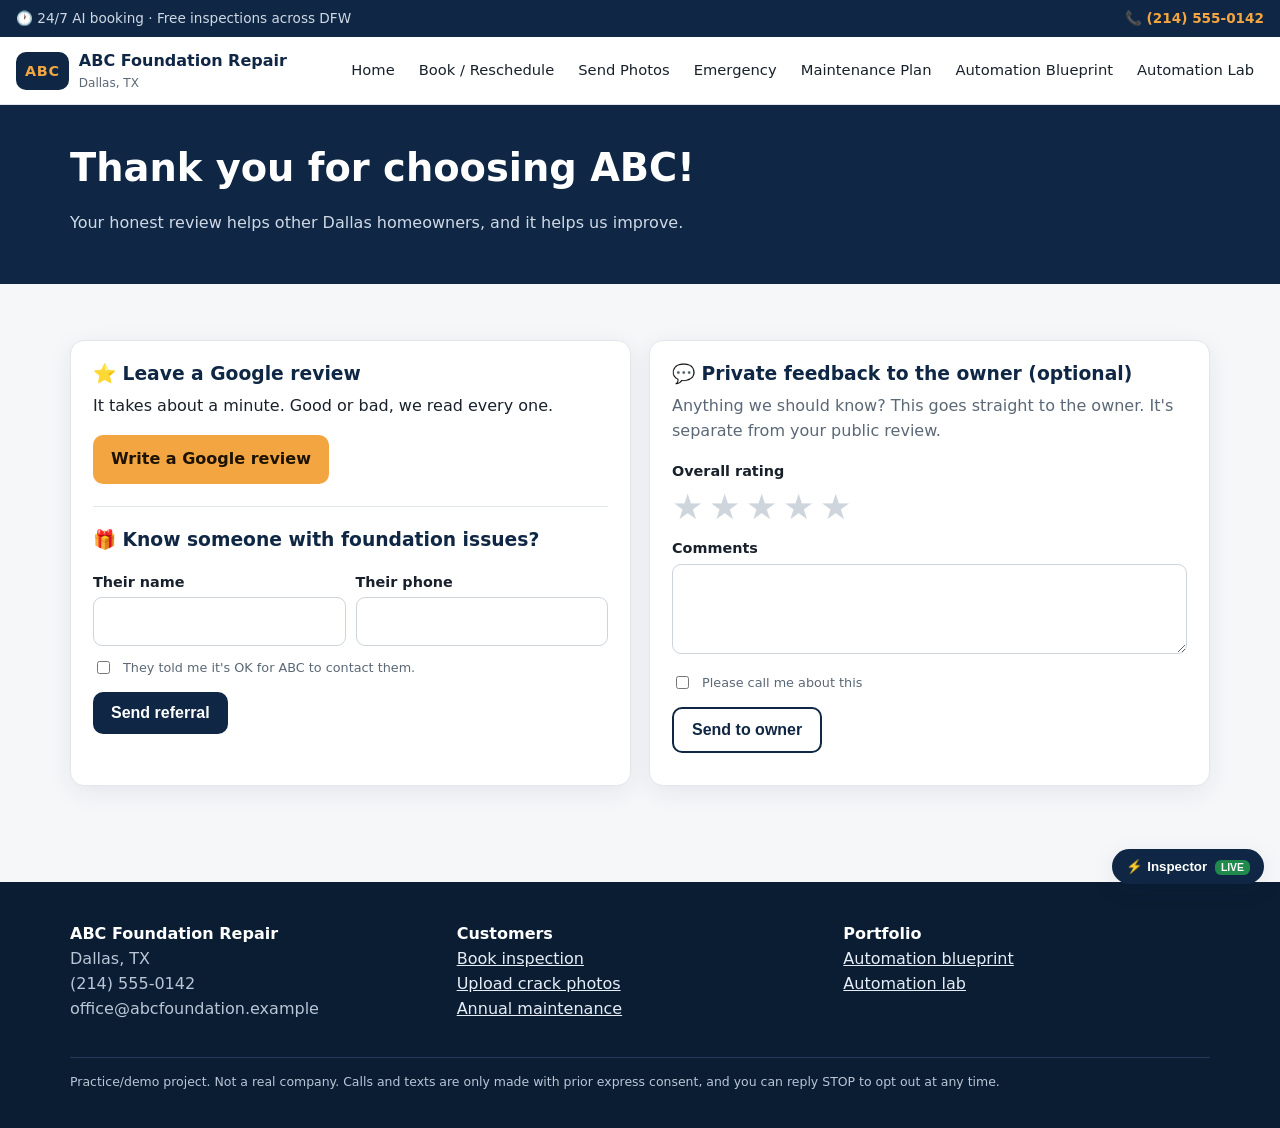
<file: website/review.html>
<!doctype html>
<html lang="en">
<head>
  <meta charset="utf-8"><meta name="viewport" content="width=device-width, initial-scale=1">
  <title>How Did We Do? | ABC Foundation Repair</title>
  <link rel="stylesheet" href="assets/style.css">
</head>
<body>
<header id="site-header"></header>
<!--
  Automation E2. IMPORTANT (real-client rule):
  Google's Maps content policy does not allow businesses to "selectively solicit positive reviews".
  So EVERY customer sees the same Google review button, whatever rating they give.
  Private feedback is a separate, optional form. It is NOT a gate.
  Link from SMS: review.html?job=J-5502&name=Daniel
-->
<div class="page-head"><div class="container"><h1 id="h">Thank you for choosing ABC!</h1><p>Your honest review helps other Dallas homeowners, and it helps us improve.</p></div></div>
<section><div class="container grid-2">
  <div class="card">
    <h3>⭐ Leave a Google review</h3>
    <p>It takes about a minute. Good or bad, we read every one.</p>
    <a class="btn btn-primary" id="g" target="_blank" rel="noopener">Write a Google review</a>
    <hr style="border:0;border-top:1px solid var(--line);margin:22px 0">
    <h3>🎁 Know someone with foundation issues?</h3>
    <form id="ref-form">
      <div class="row2"><div><label>Their name</label><input name="name" required></div><div><label>Their phone</label><input name="phone" type="tel" required></div></div>
      <label class="consent"><input type="checkbox" name="hasPermission" required><span>They told me it's OK for ABC to contact them.</span></label>
      <button class="btn btn-dark" type="submit" style="margin-top:10px">Send referral</button>
      <div class="form-msg" role="status"></div>
    </form>
  </div>
  <form class="card form-card" id="fb-form">
    <h3>💬 Private feedback to the owner (optional)</h3>
    <p class="muted">Anything we should know? This goes straight to the owner. It's separate from your public review.</p>
    <label>Overall rating</label>
    <div class="stars" id="stars"></div>
    <input type="hidden" name="rating" id="rating">
    <label>Comments</label><textarea name="feedback"></textarea>
    <label class="consent"><input type="checkbox" name="wantsCallback"><span>Please call me about this</span></label>
    <button class="btn btn-outline" type="submit" style="margin-top:10px">Send to owner</button>
    <div class="form-msg" role="status"></div>
  </form>
</div></section>
<footer id="site-footer"></footer>
<script src="assets/config.js"></script><script src="assets/app.js"></script>
<script>
  const B = ABC_CONFIG.BUSINESS, job = ABC.qs("job", "J-DEMO"), nm = ABC.qs("name");
  if (nm) document.getElementById("h").textContent = `Thank you, ${nm}!`;
  const g = document.getElementById("g"); g.href = B.googleReviewUrl;
  g.addEventListener("click", () => ABC.send("review", { jobId: job, action: "google_review_clicked" }));
  const stars = document.getElementById("stars"), rating = document.getElementById("rating");
  for (let i = 1; i <= 5; i++) {
    const b = document.createElement("button"); b.type = "button"; b.textContent = "★"; b.setAttribute("aria-label", i + " stars");
    b.onclick = () => { rating.value = i; [...stars.children].forEach((s, j) => s.classList.toggle("on", j < i)); };
    stars.appendChild(b);
  }
  ABC.bindForm("fb-form", "review", { success: "✅ Thanks. The owner will read this today.", transform: d => ({ ...d, jobId: job, action: "private_feedback", rating: d.rating ? +d.rating : null }),
    onSuccess: () => { document.getElementById("fb-form").reset(); [...stars.children].forEach(s => s.classList.remove("on")); } });
  ABC.bindForm("ref-form", "referral", { success: "✅ Thank you! We'll reach out to them politely.", transform: d => ({ ...d, referredByJob: job }) });
</script>
</body>
</html>
</file>
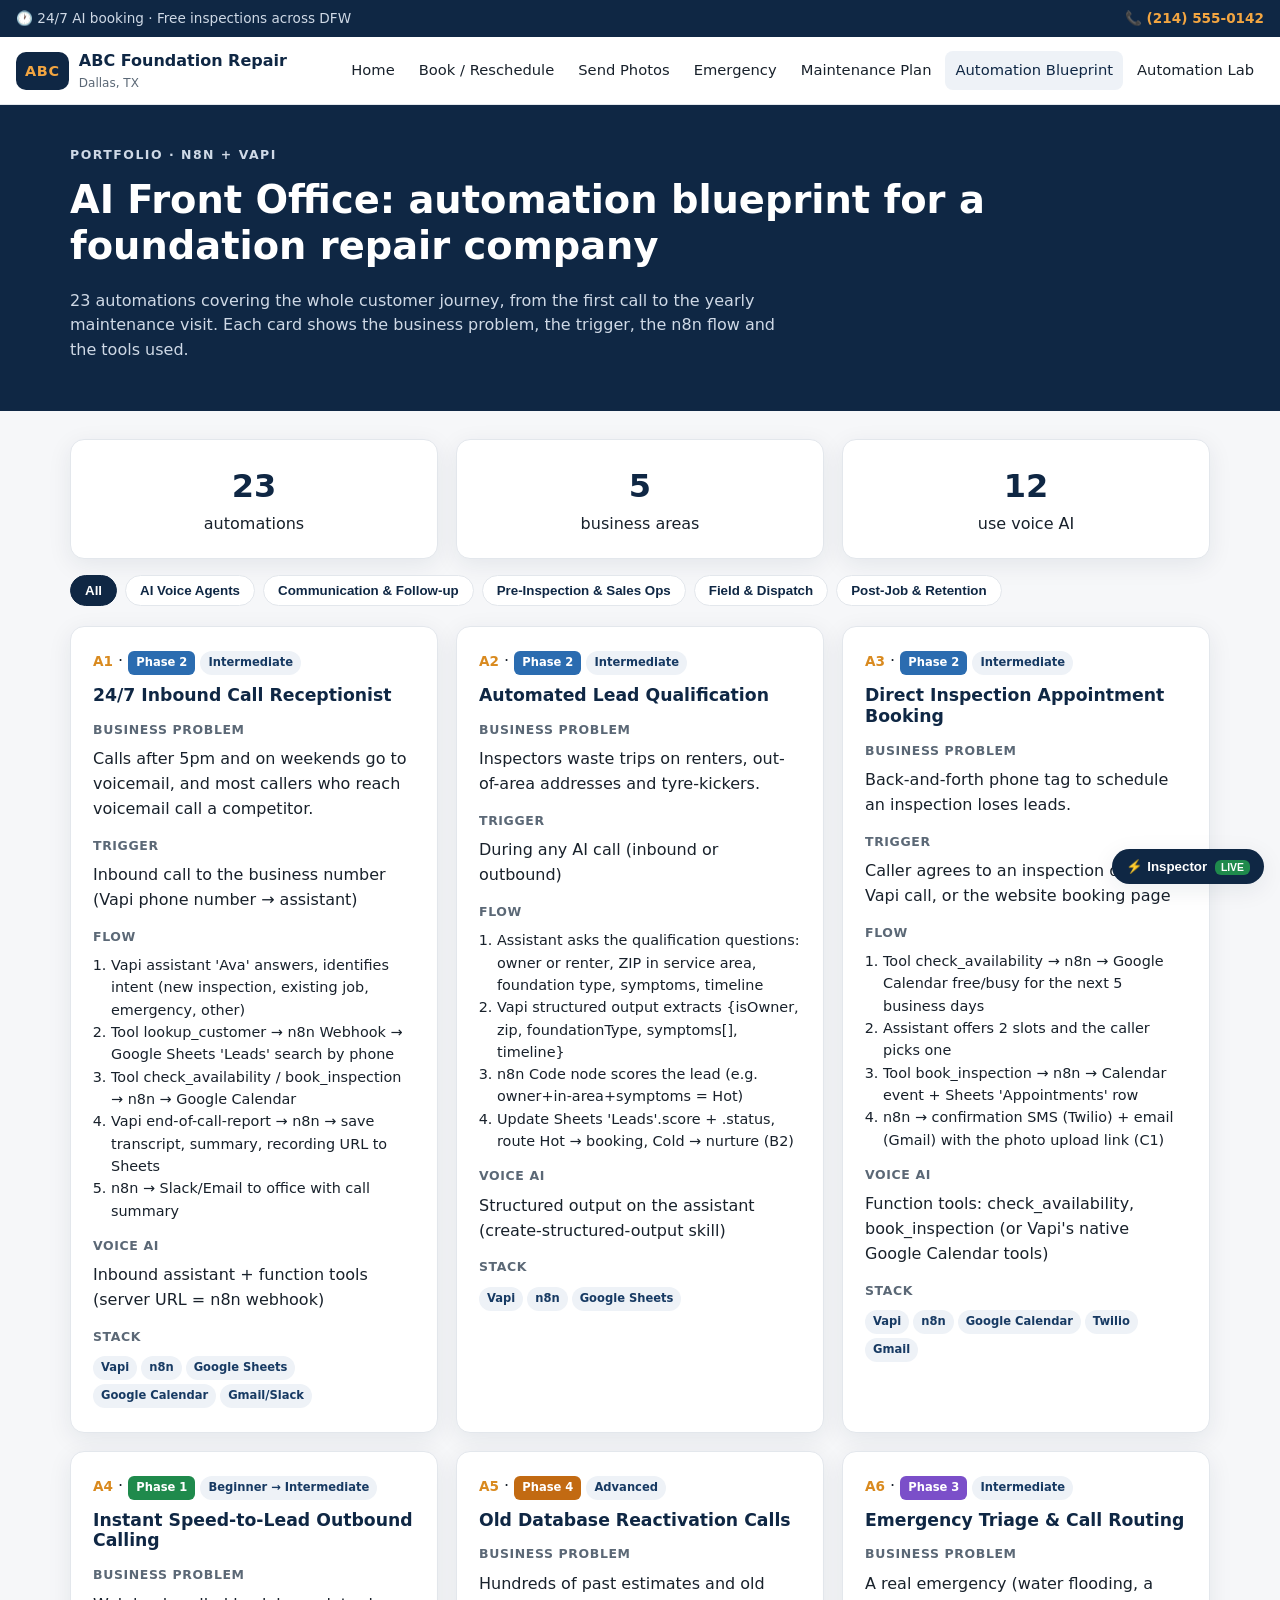
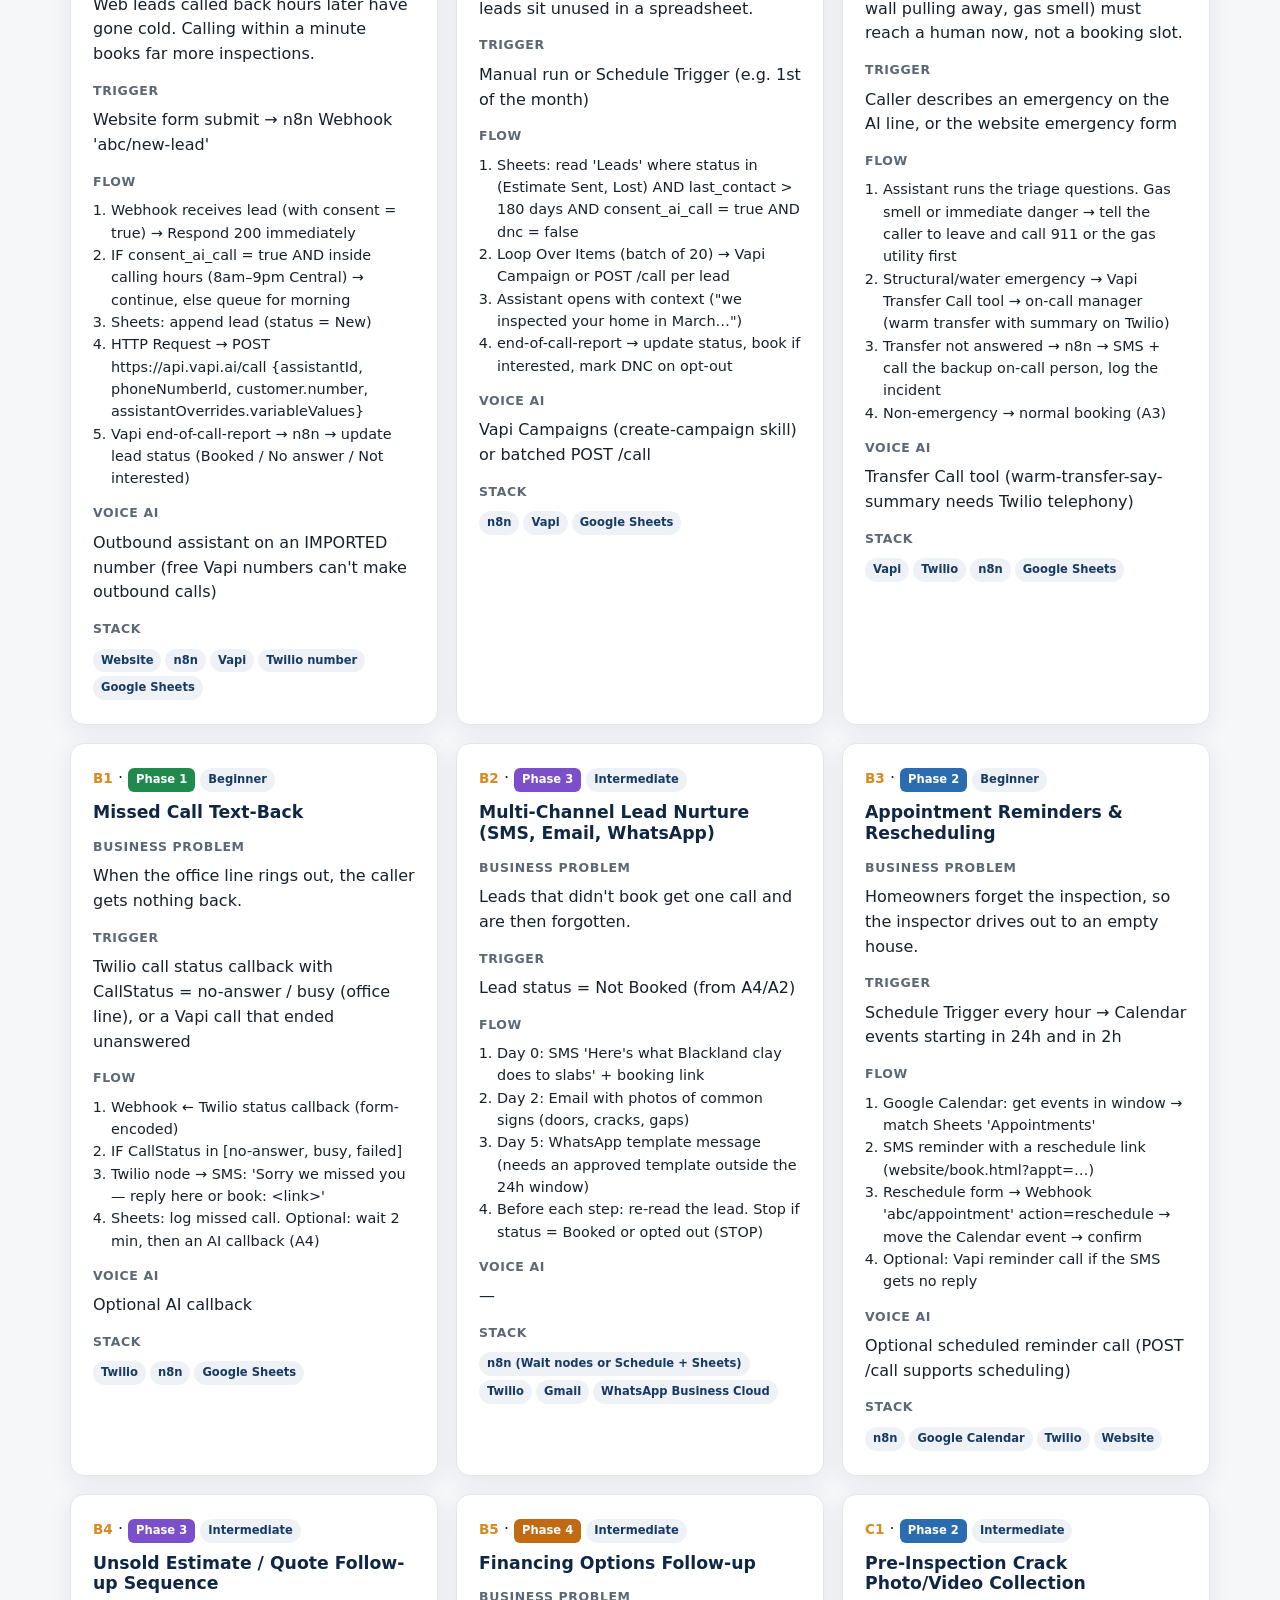
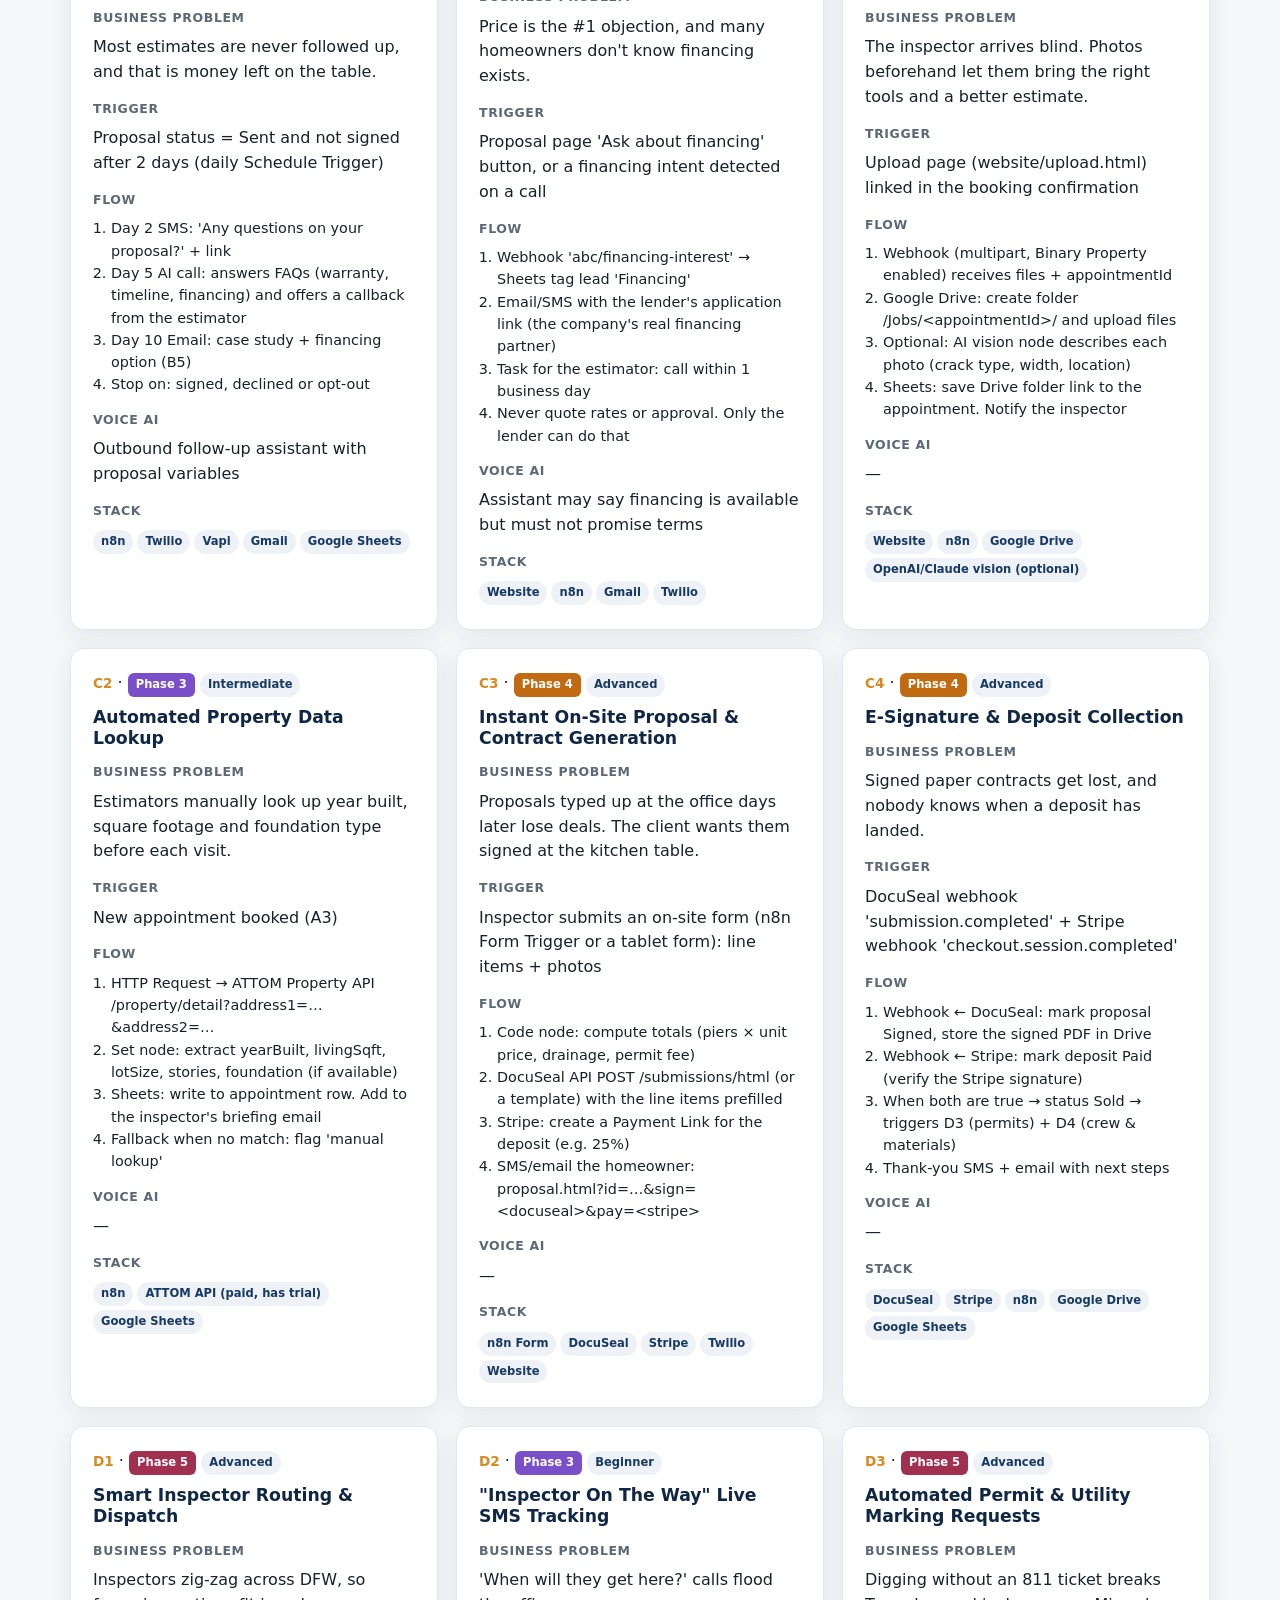
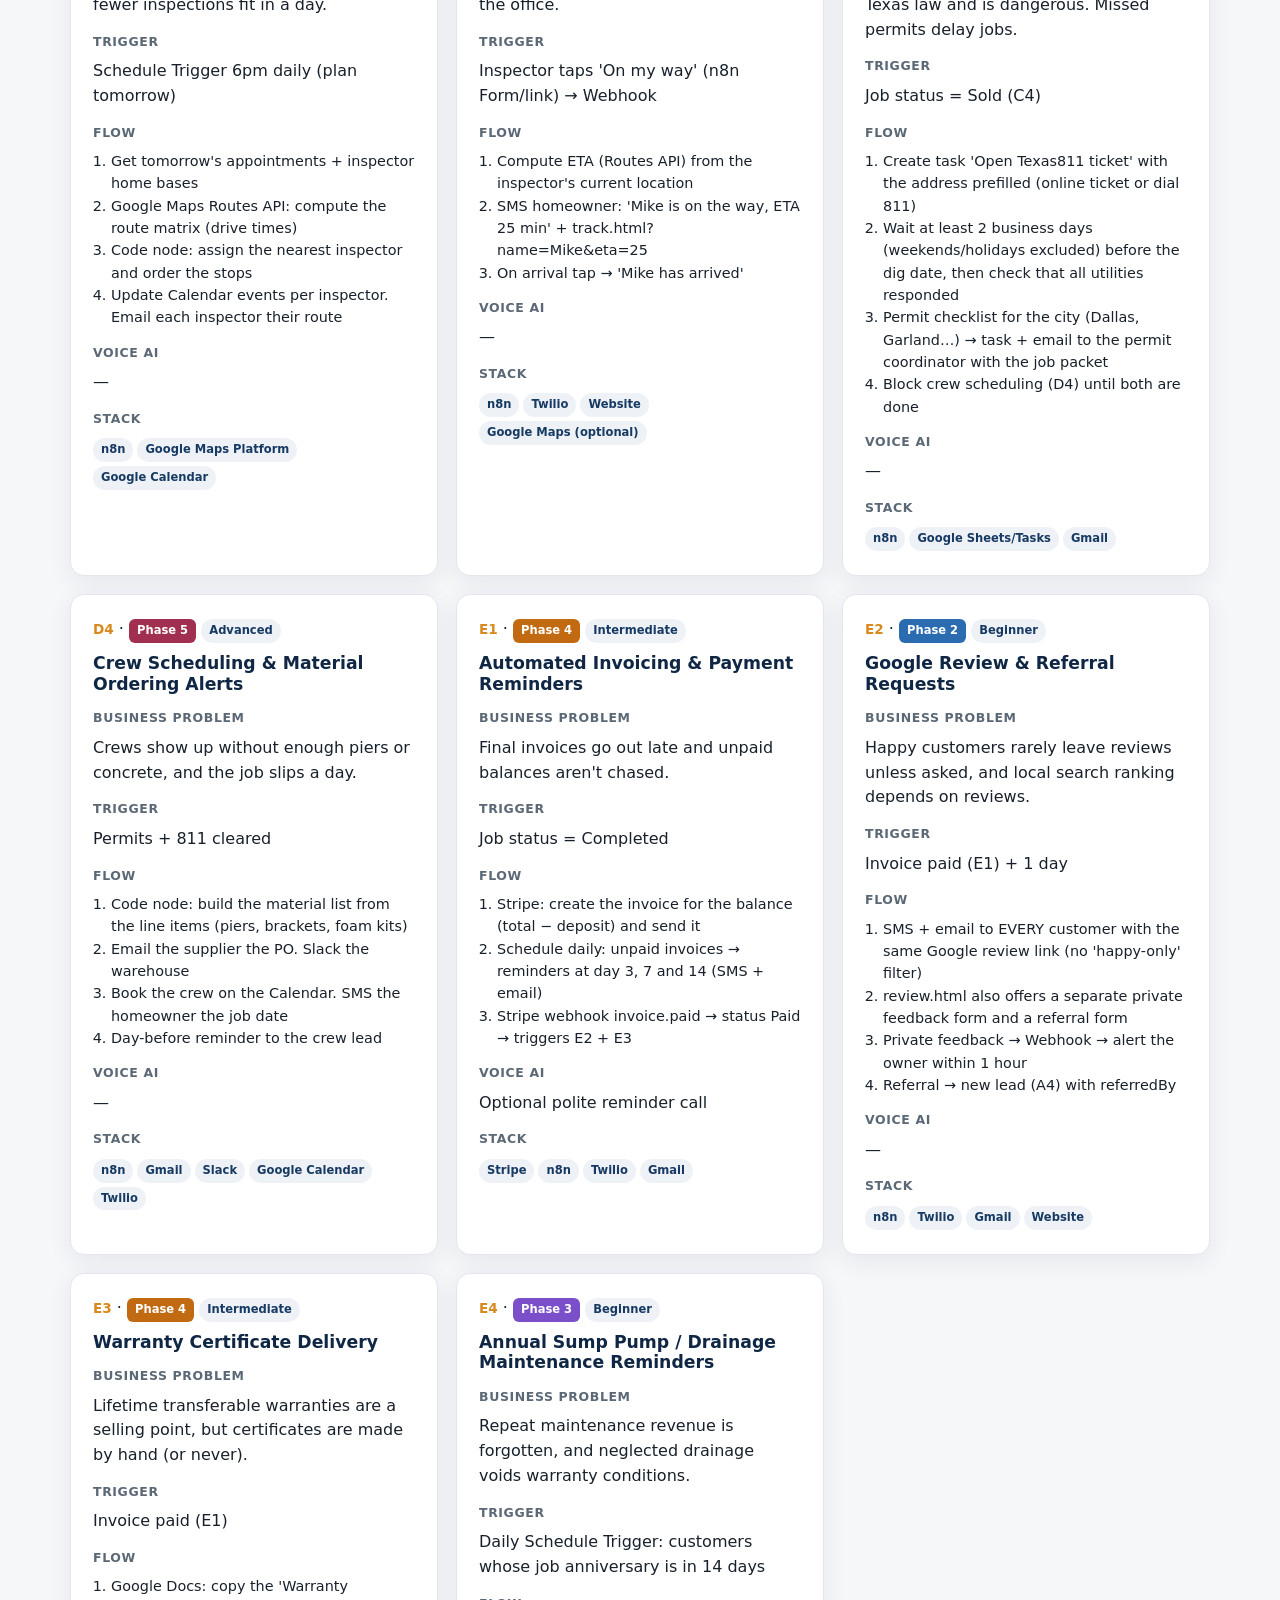
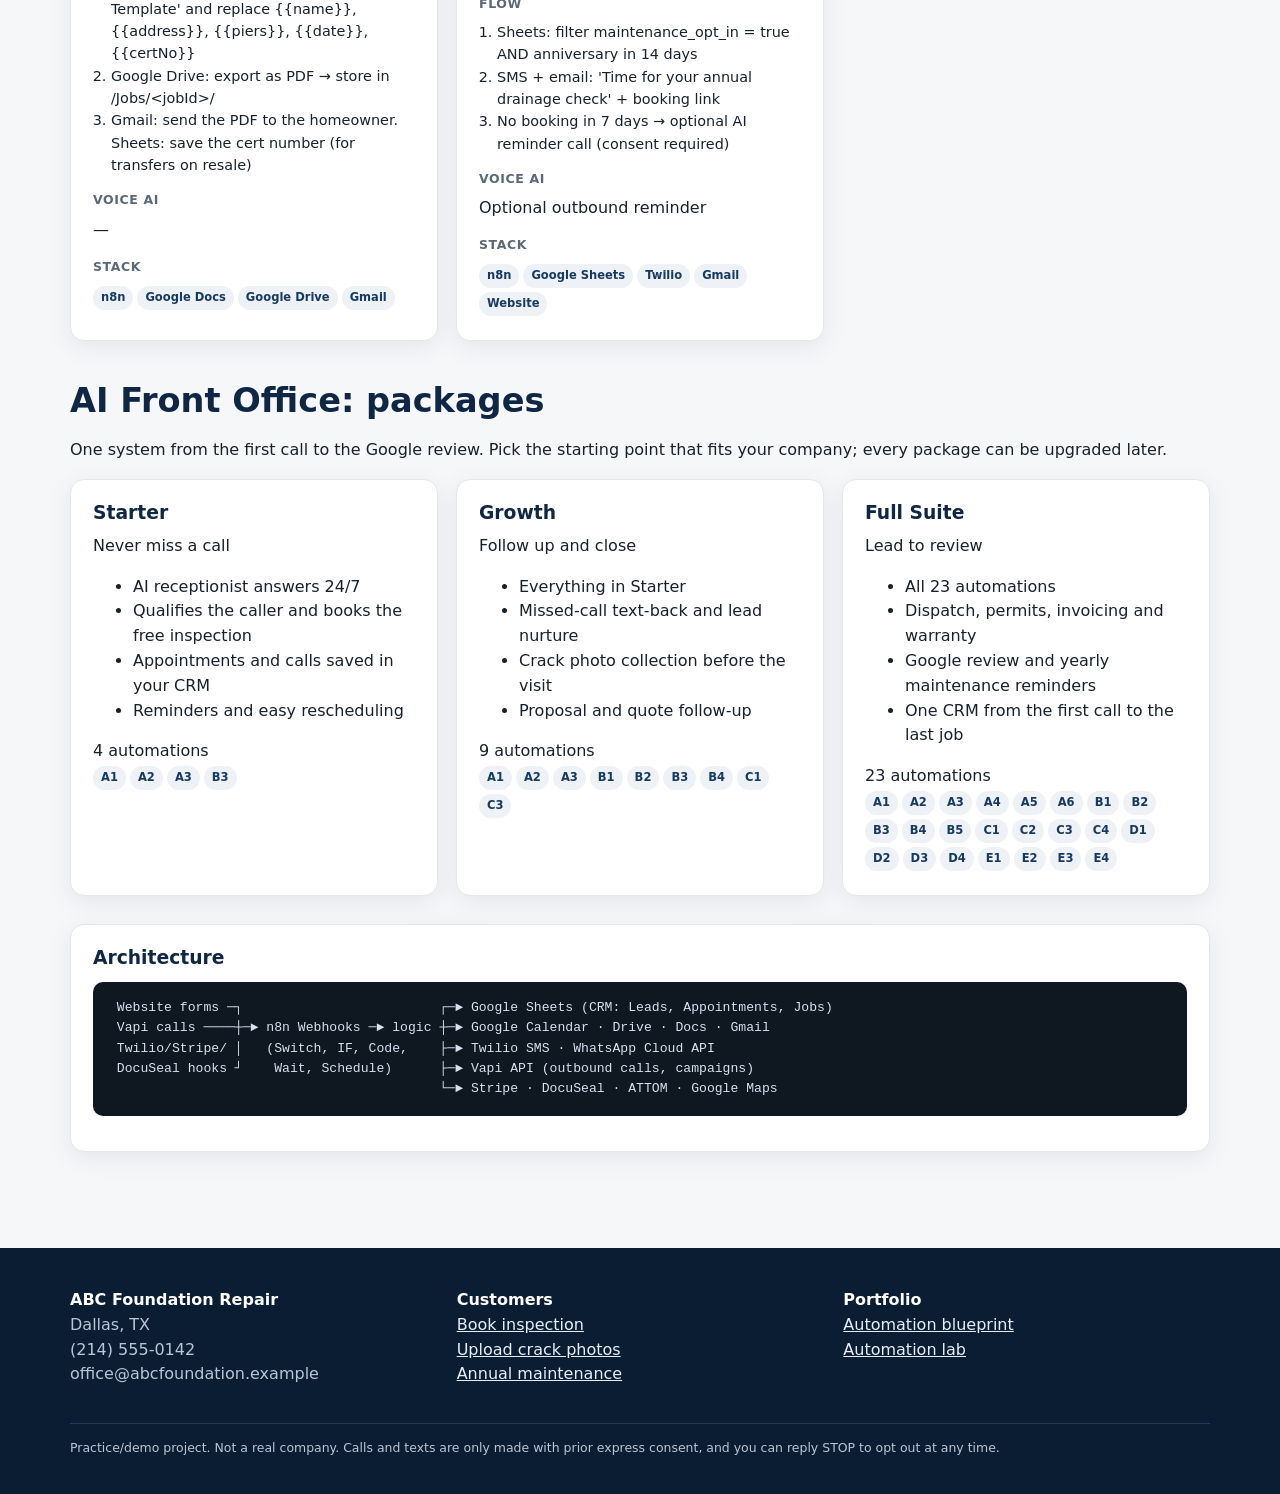
<file: website/roadmap.html>
<!doctype html>
<html lang="en">
<head>
  <meta charset="utf-8"><meta name="viewport" content="width=device-width, initial-scale=1">
  <title>Automation Blueprint | ABC Foundation Repair</title>
  <link rel="stylesheet" href="assets/style.css">
</head>
<body>
<header id="site-header"></header>
<div class="page-head"><div class="container">
  <p class="eyebrow">Portfolio · n8n + Vapi</p>
  <h1>AI Front Office: automation blueprint for a foundation repair company</h1>
  <p>23 automations covering the whole customer journey, from the first call to the yearly maintenance visit. Each card shows the business problem, the trigger, the n8n flow and the tools used.</p>
</div></div>
<section style="padding-top:28px"><div class="container">
  <div class="grid-3" id="stats"></div>
  <div class="filters" id="filters"></div>
  <div class="grid-3" id="cards"></div>
  <h2 style="margin-top:40px">AI Front Office: packages</h2>
  <p>One system from the first call to the Google review. Pick the starting point that fits your company; every package can be upgraded later.</p>
  <div class="grid-3" id="packages"></div>
  <div class="card" style="margin-top:28px">
    <h3>Architecture</h3>
<pre style="background:#0f1720;color:#d6e2f0;border-radius:10px;padding:16px;overflow:auto;font-size:.82rem">
 Website forms ─┐                         ┌─► Google Sheets (CRM: Leads, Appointments, Jobs)
 Vapi calls ────┼─► n8n Webhooks ─► logic ┼─► Google Calendar · Drive · Docs · Gmail
 Twilio/Stripe/ │   (Switch, IF, Code,    ├─► Twilio SMS · WhatsApp Cloud API
 DocuSeal hooks ┘    Wait, Schedule)      ├─► Vapi API (outbound calls, campaigns)
                                          └─► Stripe · DocuSeal · ATTOM · Google Maps
</pre>
  </div>
</div></section>
<footer id="site-footer"></footer>
<script src="assets/config.js"></script><script src="assets/automations.js"></script><script src="assets/app.js"></script>
<script>
  const A = ABC_AUTOMATIONS, cats = [...new Set(A.map(a => a.cat))];
  const e = ABC.escapeHtml;
  document.getElementById("stats").innerHTML = [
    [A.length, "automations"], [cats.length, "business areas"], [A.filter(a => a.vapi && a.vapi !== "—").length, "use voice AI"]
  ].map(([n, l]) => `<div class="card stat"><b>${n}</b>${l}</div>`).join("");
  const PACKAGES = [
    { name: "Starter", tag: "Never miss a call", ids: ["A1", "A2", "A3", "B3"],
      points: ["AI receptionist answers 24/7", "Qualifies the caller and books the free inspection", "Appointments and calls saved in your CRM", "Reminders and easy rescheduling"] },
    { name: "Growth", tag: "Follow up and close", ids: ["A1", "A2", "A3", "B1", "B2", "B3", "B4", "C1", "C3"],
      points: ["Everything in Starter", "Missed-call text-back and lead nurture", "Crack photo collection before the visit", "Proposal and quote follow-up"] },
    { name: "Full Suite", tag: "Lead to review", ids: A.map(a => a.id),
      points: ["All " + A.length + " automations", "Dispatch, permits, invoicing and warranty", "Google review and yearly maintenance reminders", "One CRM from the first call to the last job"] }
  ];
  document.getElementById("packages").innerHTML = PACKAGES.map(p => `
    <article class="card">
      <h3>${e(p.name)}</h3>
      <div class="k">${e(p.tag)}</div>
      <ul>${p.points.map(s => `<li>${e(s)}</li>`).join("")}</ul>
      <div class="k">${p.ids.length} automations</div>
      <div>${p.ids.map(i => `<span class="pill">${e(i)}</span>`).join("")}</div>
    </article>`).join("");
  let current = "All";
  function draw() {
    document.getElementById("filters").innerHTML = ["All", ...cats].map(c => `<button class="${c === current ? "on" : ""}" data-c="${e(c)}">${e(c)}</button>`).join("");
    document.querySelectorAll("#filters button").forEach(b => b.onclick = () => { current = b.dataset.c; draw(); });
    document.getElementById("cards").innerHTML = A.filter(a => current === "All" || a.cat === current).map(a => `
      <article class="card auto-card">
        <div><span class="id">${a.id}</span> · <span class="phase phase-${a.phase}">Phase ${a.phase}</span> <span class="pill">${e(a.level)}</span></div>
        <h3>${e(a.title)}</h3>
        <div class="k">Business problem</div><div>${e(a.problem)}</div>
        <div class="k">Trigger</div><div>${e(a.trigger)}</div>
        <div class="k">Flow</div><ol>${a.flow.map(s => `<li>${e(s)}</li>`).join("")}</ol>
        <div class="k">Voice AI</div><div>${e(a.vapi)}</div>
        <div class="k">Stack</div><div>${a.tools.map(t => `<span class="pill">${e(t)}</span>`).join("")}</div>
      </article>`).join("");
  }
  draw();
</script>
</body>
</html>
</file>
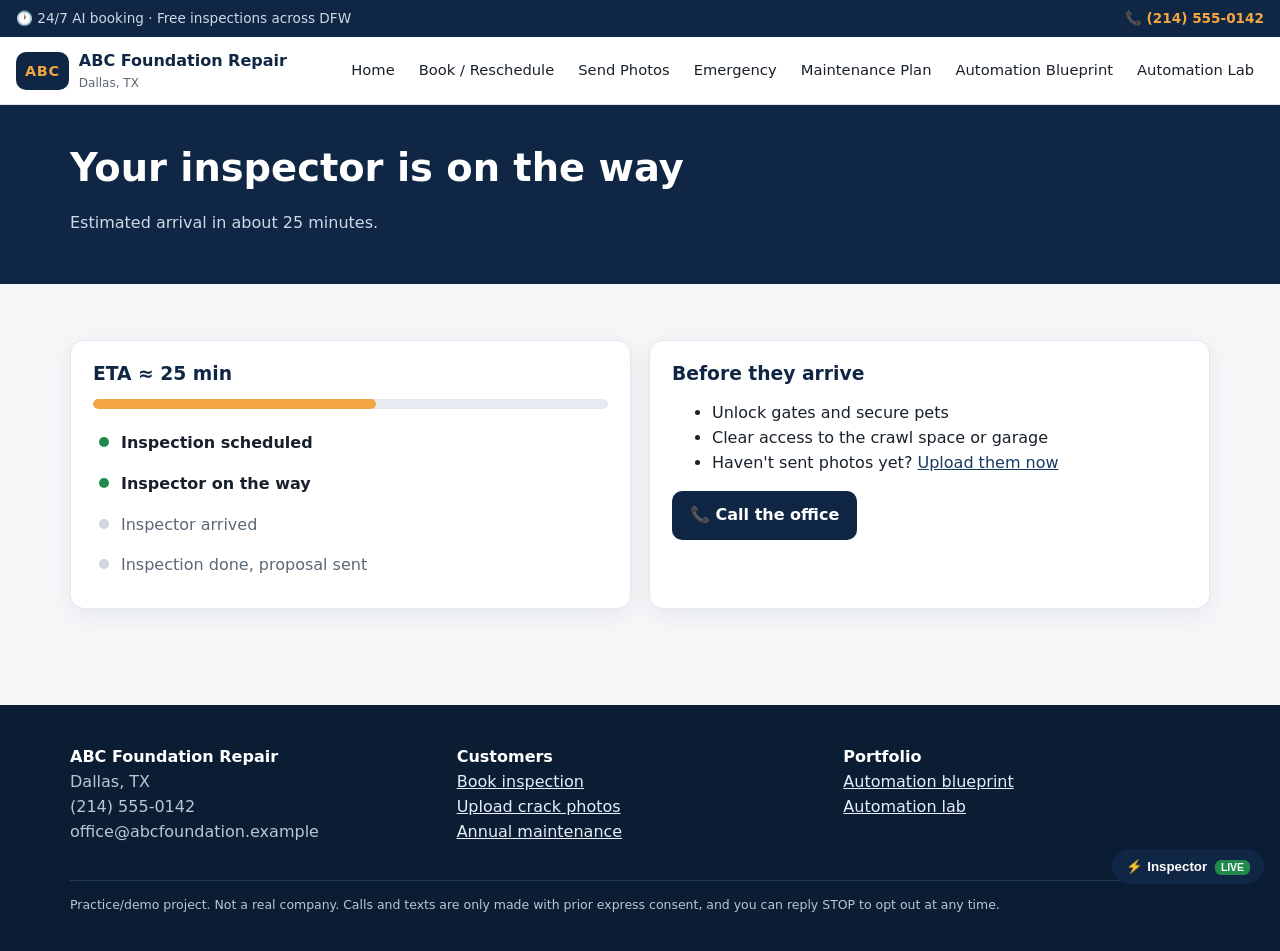
<file: website/track.html>
<!doctype html>
<html lang="en">
<head>
  <meta charset="utf-8"><meta name="viewport" content="width=device-width, initial-scale=1">
  <title>Your Inspector Is On The Way | ABC Foundation Repair</title>
  <link rel="stylesheet" href="assets/style.css">
</head>
<body>
<header id="site-header"></header>
<!-- Automation D2. n8n SMS link: track.html?name=Mike&eta=25&status=on_the_way&appt=APT-2041
     status = scheduled | on_the_way | arrived | done -->
<div class="page-head"><div class="container"><h1 id="h">Your inspector is on the way</h1><p id="p"></p></div></div>
<section><div class="container grid-2">
  <div class="card">
    <h3 id="eta-h"></h3>
    <div class="track-bar"><span id="bar" style="width:5%"></span></div>
    <ul class="timeline" id="tl">
      <li data-s="scheduled">Inspection scheduled</li>
      <li data-s="on_the_way">Inspector on the way</li>
      <li data-s="arrived">Inspector arrived</li>
      <li data-s="done">Inspection done, proposal sent</li>
    </ul>
  </div>
  <div class="card">
    <h3>Before they arrive</h3>
    <ul><li>Unlock gates and secure pets</li><li>Clear access to the crawl space or garage</li><li>Haven't sent photos yet? <a id="up" href="upload.html">Upload them now</a></li></ul>
    <a class="btn btn-dark" id="call">📞 Call the office</a>
  </div>
</div></section>
<footer id="site-footer"></footer>
<script src="assets/config.js"></script><script src="assets/app.js"></script>
<script>
  const B = ABC_CONFIG.BUSINESS; const c = document.getElementById("call"); c.href = "tel:" + B.phoneE164;
  const name = ABC.qs("name", "Your inspector"), eta = parseInt(ABC.qs("eta", "25"), 10) || 0;
  const order = ["scheduled", "on_the_way", "arrived", "done"];
  const status = order.includes(ABC.qs("status")) ? ABC.qs("status") : "on_the_way";
  const idx = order.indexOf(status);
  document.querySelectorAll("#tl li").forEach((li, i) => i <= idx && li.classList.add("done"));
  const appt = ABC.qs("appt"); if (appt) document.getElementById("up").href = "upload.html?appt=" + encodeURIComponent(appt);
  const head = { scheduled: "Your inspection is scheduled", on_the_way: `${name} is on the way`, arrived: `${name} has arrived`, done: "Inspection complete" };
  document.getElementById("h").textContent = head[status];
  document.getElementById("p").textContent = status === "on_the_way" ? `Estimated arrival in about ${eta} minutes.` : "";
  document.getElementById("eta-h").textContent = status === "on_the_way" ? `ETA ≈ ${eta} min` : head[status];
  setTimeout(() => document.getElementById("bar").style.width = [10, 55, 85, 100][idx] + "%", 200);
</script>
</body>
</html>
</file>
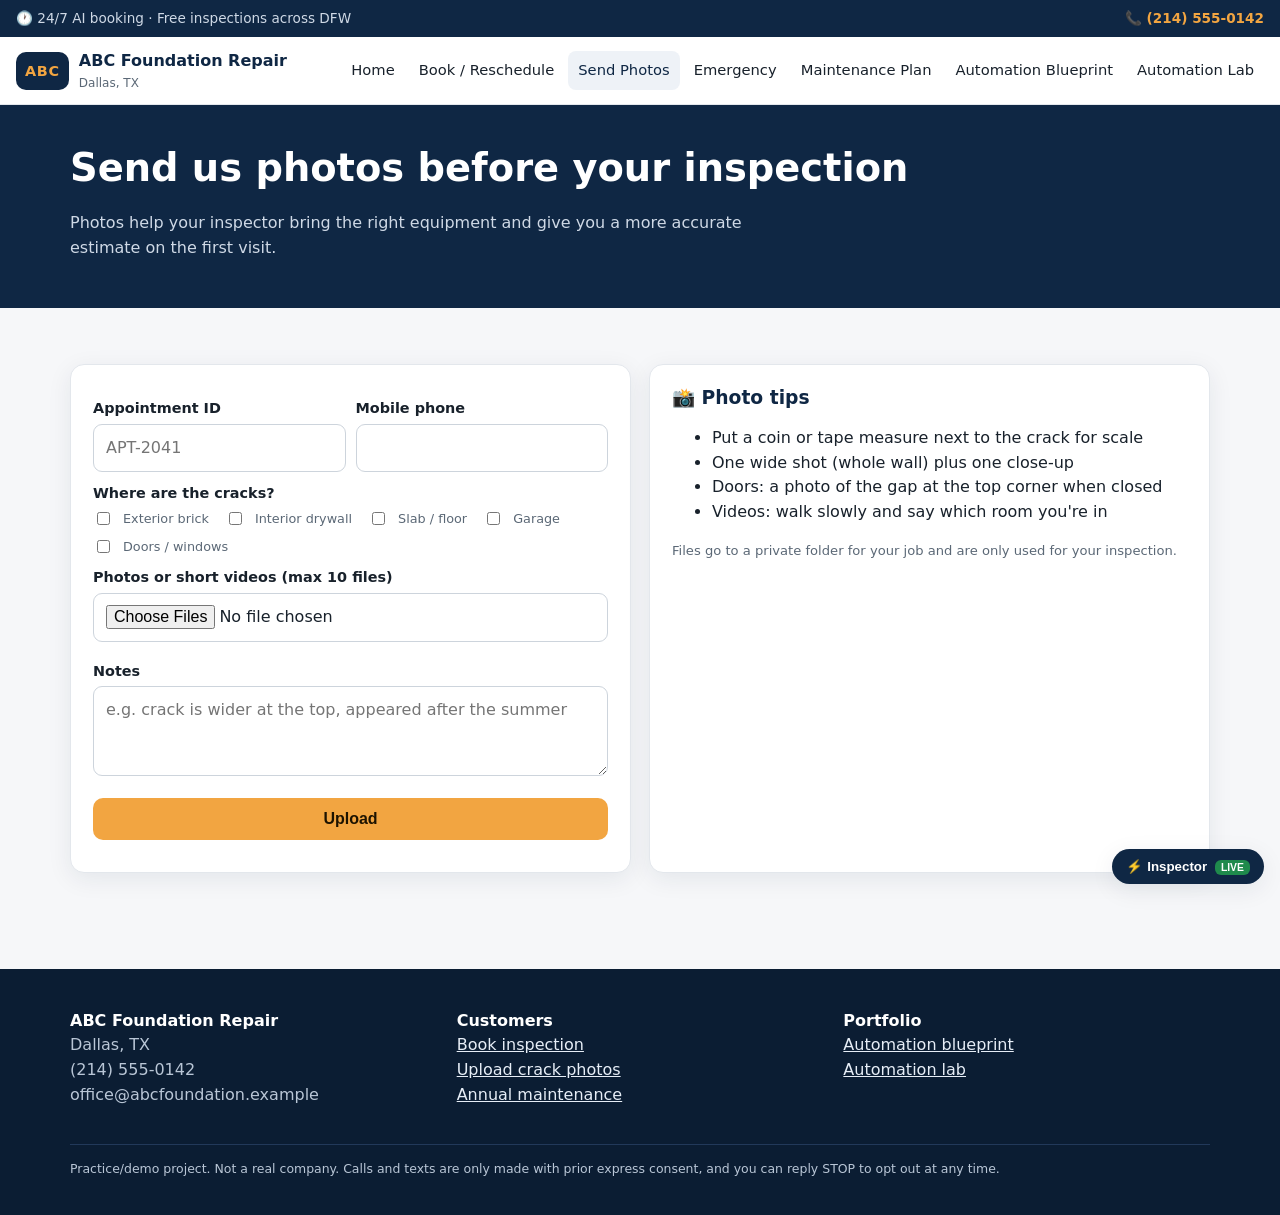
<file: website/upload.html>
<!doctype html>
<html lang="en">
<head>
  <meta charset="utf-8"><meta name="viewport" content="width=device-width, initial-scale=1">
  <title>Send Crack Photos | ABC Foundation Repair</title>
  <link rel="stylesheet" href="assets/style.css">
</head>
<body>
<header id="site-header"></header>
<div class="page-head"><div class="container">
  <h1>Send us photos before your inspection</h1>
  <p>Photos help your inspector bring the right equipment and give you a more accurate estimate on the first visit.</p>
</div></div>

<!-- Automation C1 → n8n webhook "abc/inspection-media" (multipart/form-data: field "data" = JSON, files file0..fileN) -->
<section><div class="container grid-2">
  <form class="card form-card" id="media-form">
    <div class="row2">
      <div><label>Appointment ID</label><input name="appointmentId" id="appointmentId" placeholder="APT-2041"></div>
      <div><label>Mobile phone</label><input name="phone" type="tel" required></div>
    </div>
    <label>Where are the cracks?</label>
    <div style="display:flex;flex-wrap:wrap;gap:8px 16px">
      <label class="consent" style="margin:0"><input type="checkbox" name="locations" value="exterior brick"> Exterior brick</label>
      <label class="consent" style="margin:0"><input type="checkbox" name="locations" value="interior drywall"> Interior drywall</label>
      <label class="consent" style="margin:0"><input type="checkbox" name="locations" value="slab / floor"> Slab / floor</label>
      <label class="consent" style="margin:0"><input type="checkbox" name="locations" value="garage"> Garage</label>
      <label class="consent" style="margin:0"><input type="checkbox" name="locations" value="doors / windows"> Doors / windows</label>
    </div>
    <label>Photos or short videos (max 10 files)</label>
    <input type="file" name="files" id="files" accept="image/*,video/*" multiple required>
    <div id="preview" style="display:grid;grid-template-columns:repeat(4,1fr);gap:6px;margin-top:8px"></div>
    <label>Notes</label><textarea name="notes" placeholder="e.g. crack is wider at the top, appeared after the summer"></textarea>
    <button class="btn btn-primary" type="submit" style="width:100%;margin-top:14px">Upload</button>
    <div class="form-msg" role="status"></div>
  </form>
  <div class="card">
    <h3>📸 Photo tips</h3>
    <ul>
      <li>Put a coin or tape measure next to the crack for scale</li>
      <li>One wide shot (whole wall) plus one close-up</li>
      <li>Doors: a photo of the gap at the top corner when closed</li>
      <li>Videos: walk slowly and say which room you're in</li>
    </ul>
    <p class="note">Files go to a private folder for your job and are only used for your inspection.</p>
  </div>
</div></section>
<footer id="site-footer"></footer>
<script src="assets/config.js"></script><script src="assets/app.js"></script>
<script>
  document.getElementById("appointmentId").value = ABC.qs("appt");
  const files = document.getElementById("files"), prev = document.getElementById("preview");
  files.addEventListener("change", () => {
    if (files.files.length > 10) { alert("Please choose up to 10 files."); files.value = ""; }
    prev.innerHTML = "";
    [...files.files].forEach(f => {
      const el = f.type.startsWith("image/") ? Object.assign(document.createElement("img"), { src: URL.createObjectURL(f) })
                                              : Object.assign(document.createElement("div"), { textContent: "🎬 " + f.name });
      el.style.cssText = "aspect-ratio:1;object-fit:cover;border-radius:8px;background:#eef2f7;font-size:.7rem;padding:2px;overflow:hidden";
      prev.appendChild(el);
    });
  });
  ABC.bindForm("media-form", "inspectionMedia", {
    success: "✅ Uploaded. Your inspector will review these before arriving.",
    transform: d => ({ ...d, locations: [].concat(d.locations || []) }),
    onSuccess: (_, __) => { document.getElementById("media-form").reset(); prev.innerHTML = ""; }
  });
</script>
</body>
</html>
</file>
<file: website/assets/style.css>
:root {
  --navy: #0f2744; --navy-2: #173a63; --amber: #f2a541; --amber-d: #d98a1f;
  --bg: #f6f7f9; --card: #ffffff; --ink: #18212b; --muted: #5b6876; --line: #e3e7ec;
  --ok: #1f8a4c; --err: #c23b3b; --demo: #6b5bd6; --radius: 14px;
  --shadow: 0 6px 24px rgba(15, 39, 68, .08);
}
* { box-sizing: border-box; }
html { scroll-behavior: smooth; }
body { margin: 0; font: 16px/1.55 "Inter", system-ui, -apple-system, Segoe UI, Roboto, sans-serif; color: var(--ink); background: var(--bg); }
a { color: var(--navy-2); }
img { max-width: 100%; display: block; }
.container { width: min(1140px, 100% - 32px); margin-inline: auto; }
h1, h2, h3 { line-height: 1.2; margin: 0 0 .5em; color: var(--navy); }
h1 { font-size: clamp(2rem, 4.5vw, 3.1rem); }
h2 { font-size: clamp(1.5rem, 3vw, 2.1rem); }
p { margin: 0 0 1em; }
.muted { color: var(--muted); }
.eyebrow { text-transform: uppercase; letter-spacing: .12em; font-size: .78rem; font-weight: 700; color: var(--amber-d); }

/* Header */
.topbar { background: var(--navy); color: #cfd9e6; font-size: .85rem; display: flex; justify-content: space-between; gap: 12px; padding: 8px 16px; flex-wrap: wrap; }
.topbar a { color: var(--amber); font-weight: 700; text-decoration: none; }
.nav { display: flex; align-items: center; justify-content: space-between; padding: 12px 16px; background: #fff; border-bottom: 1px solid var(--line); position: sticky; top: 0; z-index: 20; }
.brand { display: flex; align-items: center; gap: 10px; text-decoration: none; color: var(--navy); font-weight: 800; }
.brand small { display: block; font-weight: 500; color: var(--muted); font-size: .75rem; }
.logo { background: var(--navy); color: var(--amber); border-radius: 10px; padding: 8px 9px; font-size: .9rem; letter-spacing: .05em; }
.nav-links { display: flex; gap: 4px; flex-wrap: wrap; }
.nav-links a { text-decoration: none; color: var(--ink); padding: 8px 10px; border-radius: 8px; font-size: .92rem; font-weight: 500; }
.nav-links a:hover, .nav-links a.active { background: #eef2f7; color: var(--navy); }
.nav-toggle { display: none; background: none; border: 1px solid var(--line); border-radius: 8px; font-size: 1.2rem; padding: 4px 10px; cursor: pointer; }
@media (max-width: 900px) {
  .nav { flex-wrap: wrap; }
  .nav-toggle { display: block; }
  .nav-links { display: none; width: 100%; flex-direction: column; padding-top: 8px; }
  body.nav-open .nav-links { display: flex; }
}

/* Hero */
.hero { background: linear-gradient(120deg, rgba(15,39,68,.94), rgba(23,58,99,.86)), repeating-linear-gradient(135deg, #173a63 0 2px, #0f2744 2px 22px); color: #fff; padding: 56px 0; }
.hero h1 { color: #fff; }
.hero-grid { display: grid; grid-template-columns: 1.2fr 1fr; gap: 32px; align-items: start; }
@media (max-width: 900px) { .hero-grid { grid-template-columns: 1fr; } }
.hero p.lead { font-size: 1.15rem; color: #dbe5f0; }
.checks { list-style: none; padding: 0; margin: 18px 0; display: grid; grid-template-columns: 1fr 1fr; gap: 6px 16px; }
.checks li::before { content: "✔ "; color: var(--amber); font-weight: 700; }
@media (max-width: 520px) { .checks { grid-template-columns: 1fr; } }

/* Buttons */
.btn { display: inline-flex; align-items: center; justify-content: center; gap: 8px; border: 0; border-radius: 10px; padding: 12px 18px; font-weight: 700; font-size: 1rem; cursor: pointer; text-decoration: none; transition: transform .05s, background .2s; }
.btn:active { transform: translateY(1px); }
.btn-primary { background: var(--amber); color: #1d1300; }
.btn-primary:hover { background: var(--amber-d); }
.btn-dark { background: var(--navy); color: #fff; }
.btn-ghost { background: transparent; color: #fff; border: 2px solid rgba(255,255,255,.5); }
.btn-outline { background: #fff; color: var(--navy); border: 2px solid var(--navy); }
.btn-danger { background: var(--err); color: #fff; }
.btn:disabled { opacity: .6; cursor: progress; }
.btn-row { display: flex; gap: 10px; flex-wrap: wrap; }

/* Cards & forms */
.card { background: var(--card); border: 1px solid var(--line); border-radius: var(--radius); padding: 22px; box-shadow: var(--shadow); color: var(--ink); }
.card h3 { margin-top: 0; }
.form-card h2 { font-size: 1.4rem; }
label { display: block; font-weight: 600; font-size: .9rem; margin: 10px 0 4px; }
input, select, textarea { width: 100%; padding: 11px 12px; border: 1px solid #cdd4dc; border-radius: 9px; font: inherit; background: #fff; color: var(--ink); }
input:focus, select:focus, textarea:focus { outline: 3px solid rgba(242,165,65,.35); border-color: var(--amber-d); }
textarea { min-height: 90px; resize: vertical; }
.row2 { display: grid; grid-template-columns: 1fr 1fr; gap: 10px; }
@media (max-width: 520px) { .row2 { grid-template-columns: 1fr; } }
.consent { display: flex; gap: 10px; align-items: flex-start; font-weight: 400; font-size: .8rem; color: var(--muted); margin-top: 12px; }
.consent input { width: auto; margin-top: 3px; }
.form-msg { margin-top: 10px; font-weight: 600; }
.form-msg.ok { color: var(--ok); } .form-msg.err { color: var(--err); }
.note { font-size: .82rem; color: var(--muted); margin-top: 10px; }

/* Sections */
section { padding: 56px 0; }
.grid-3 { display: grid; grid-template-columns: repeat(3, 1fr); gap: 18px; }
.grid-2 { display: grid; grid-template-columns: repeat(2, 1fr); gap: 18px; }
@media (max-width: 900px) { .grid-3 { grid-template-columns: 1fr 1fr; } }
@media (max-width: 620px) { .grid-3, .grid-2 { grid-template-columns: 1fr; } }
.svc .icon { font-size: 1.8rem; }
.steps { counter-reset: s; }
.steps .card { position: relative; padding-top: 34px; }
.steps .card::before { counter-increment: s; content: counter(s); position: absolute; top: -14px; left: 18px; background: var(--amber); color: #1d1300; width: 32px; height: 32px; border-radius: 50%; display: grid; place-items: center; font-weight: 800; }
.band { background: var(--navy); color: #fff; }
.band h2 { color: #fff; }
.quote { font-style: italic; }
details { background: #fff; border: 1px solid var(--line); border-radius: 10px; padding: 14px 16px; margin-bottom: 10px; }
summary { font-weight: 700; cursor: pointer; color: var(--navy); }
.page-head { background: var(--navy); color: #fff; padding: 40px 0 32px; }
.page-head h1 { color: #fff; font-size: clamp(1.7rem, 3.5vw, 2.4rem); }
.page-head p { color: #cfd9e6; max-width: 720px; }
.alert { border-radius: 12px; padding: 14px 16px; border: 1px solid; }
.alert-red { background: #fdecec; border-color: #f3b6b6; color: #7a1f1f; }
.alert-amber { background: #fff6e8; border-color: #f6d29b; color: #6b4200; }
.pill { display: inline-block; font-size: .72rem; font-weight: 700; padding: 3px 8px; border-radius: 999px; background: #eef2f7; color: var(--navy-2); margin: 2px 4px 2px 0; }

/* Stars */
.stars { display: flex; gap: 6px; font-size: 2.2rem; }
.stars button { background: none; border: 0; cursor: pointer; color: #cfd5dc; padding: 0; font-size: inherit; }
.stars button.on { color: var(--amber); }

/* Tracking */
.track-bar { height: 10px; background: #e6ebf1; border-radius: 99px; overflow: hidden; margin: 14px 0; }
.track-bar span { display: block; height: 100%; background: var(--amber); border-radius: 99px; transition: width 1s; }
.timeline { list-style: none; padding: 0; margin: 0; }
.timeline li { padding: 8px 0 8px 28px; position: relative; color: var(--muted); }
.timeline li::before { content: ""; position: absolute; left: 6px; top: 14px; width: 10px; height: 10px; border-radius: 50%; background: #cfd5dc; }
.timeline li.done { color: var(--ink); font-weight: 600; }
.timeline li.done::before { background: var(--ok); }

/* Tables */
table { width: 100%; border-collapse: collapse; }
th, td { text-align: left; padding: 10px; border-bottom: 1px solid var(--line); font-size: .95rem; }
th { color: var(--muted); font-weight: 600; font-size: .8rem; text-transform: uppercase; letter-spacing: .05em; }
.table-wrap { overflow-x: auto; }

/* Blueprint / Lab */
.filters { display: flex; gap: 8px; flex-wrap: wrap; margin: 16px 0 20px; }
.filters button { border: 1px solid var(--line); background: #fff; border-radius: 999px; padding: 7px 14px; cursor: pointer; font-weight: 600; color: var(--navy); }
.filters button.on { background: var(--navy); color: #fff; border-color: var(--navy); }
.auto-card { display: flex; flex-direction: column; gap: 8px; }
.auto-card .id { font-weight: 800; color: var(--amber-d); font-size: .85rem; }
.auto-card h3 { font-size: 1.08rem; margin: 0; }
.auto-card ol { margin: 0; padding-left: 18px; font-size: .9rem; }
.auto-card .k { font-size: .78rem; font-weight: 700; color: var(--muted); text-transform: uppercase; letter-spacing: .05em; margin-top: 6px; }
.auto-card pre, #inspector pre { background: #0f1720; color: #d6e2f0; border-radius: 8px; padding: 10px; font-size: .75rem; overflow: auto; max-height: 220px; margin: 0; }
.phase { display: inline-block; font-size: .72rem; font-weight: 800; padding: 3px 8px; border-radius: 6px; color: #fff; }
.phase-1 { background: #1f8a4c; } .phase-2 { background: #2b6cb0; } .phase-3 { background: #7b4fc9; } .phase-4 { background: #c26a12; } .phase-5 { background: #a12f4f; }
.stat { text-align: center; }
.stat b { display: block; font-size: 2rem; color: var(--navy); }

/* Inspector */
#inspector { position: fixed; right: 16px; bottom: 16px; z-index: 50; width: min(440px, calc(100vw - 32px)); }
#inspector-toggle { float: right; background: var(--navy); color: #fff; border: 0; border-radius: 999px; padding: 10px 14px; font-weight: 700; cursor: pointer; box-shadow: var(--shadow); }
#inspector-body { display: none; clear: both; margin-top: 8px; background: #fff; border: 1px solid var(--line); border-radius: 14px; box-shadow: 0 10px 40px rgba(0,0,0,.18); padding: 12px; max-height: 60vh; overflow: auto; }
#inspector.open #inspector-body { display: block; }
.insp-head { display: flex; justify-content: space-between; align-items: center; }
.insp-head button { background: none; border: 1px solid var(--line); border-radius: 6px; cursor: pointer; font-size: .75rem; }
.insp-hint { font-size: .78rem; color: var(--muted); margin: 6px 0 10px; }
.insp-item { border-left: 4px solid var(--line); padding: 6px 0 10px 10px; margin-bottom: 10px; }
.insp-item.ok { border-color: var(--ok); } .insp-item.err { border-color: var(--err); } .insp-item.demo { border-color: var(--demo); }
.insp-meta { font-size: .75rem; word-break: break-all; }
.insp-status { font-size: .78rem; font-weight: 700; margin: 4px 0; }
.insp-resp { font-size: .75rem; font-weight: 700; margin: 6px 0 2px; }
.badge { font-size: .65rem; padding: 2px 6px; border-radius: 6px; margin-left: 4px; }
.badge.demo { background: var(--demo); } .badge.test { background: var(--amber-d); } .badge.live { background: var(--ok); }

/* Footer */
footer { background: #0b1d33; color: #b9c6d6; padding: 40px 0 24px; margin-top: 40px; }
footer a { color: #e7eef7; }
footer strong { color: #fff; }
.footer-grid { display: grid; grid-template-columns: repeat(3, 1fr); gap: 20px; }
@media (max-width: 620px) { .footer-grid { grid-template-columns: 1fr; } }
.fine { font-size: .78rem; margin-top: 20px; border-top: 1px solid #22395a; padding-top: 14px; }
.grid-2 > *, .grid-3 > *, .hero-grid > * { min-width: 0; }
</file>
